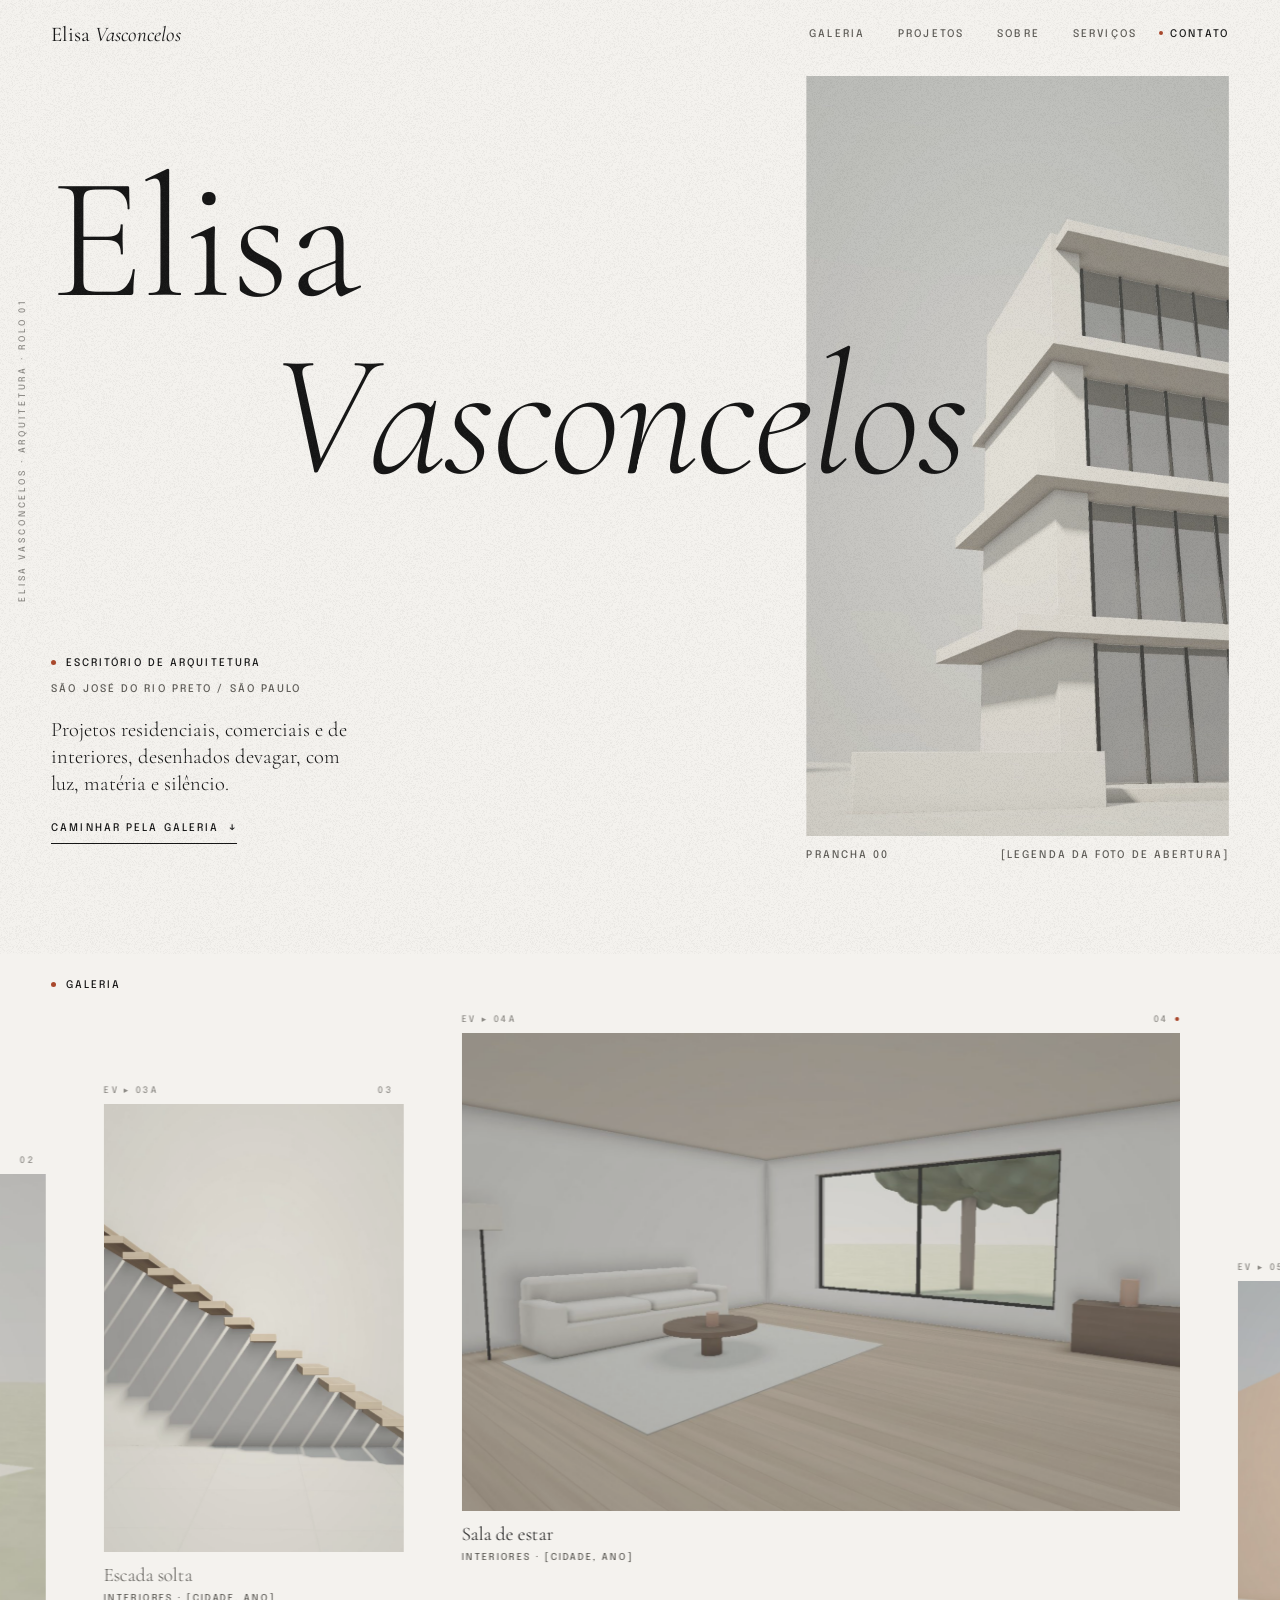
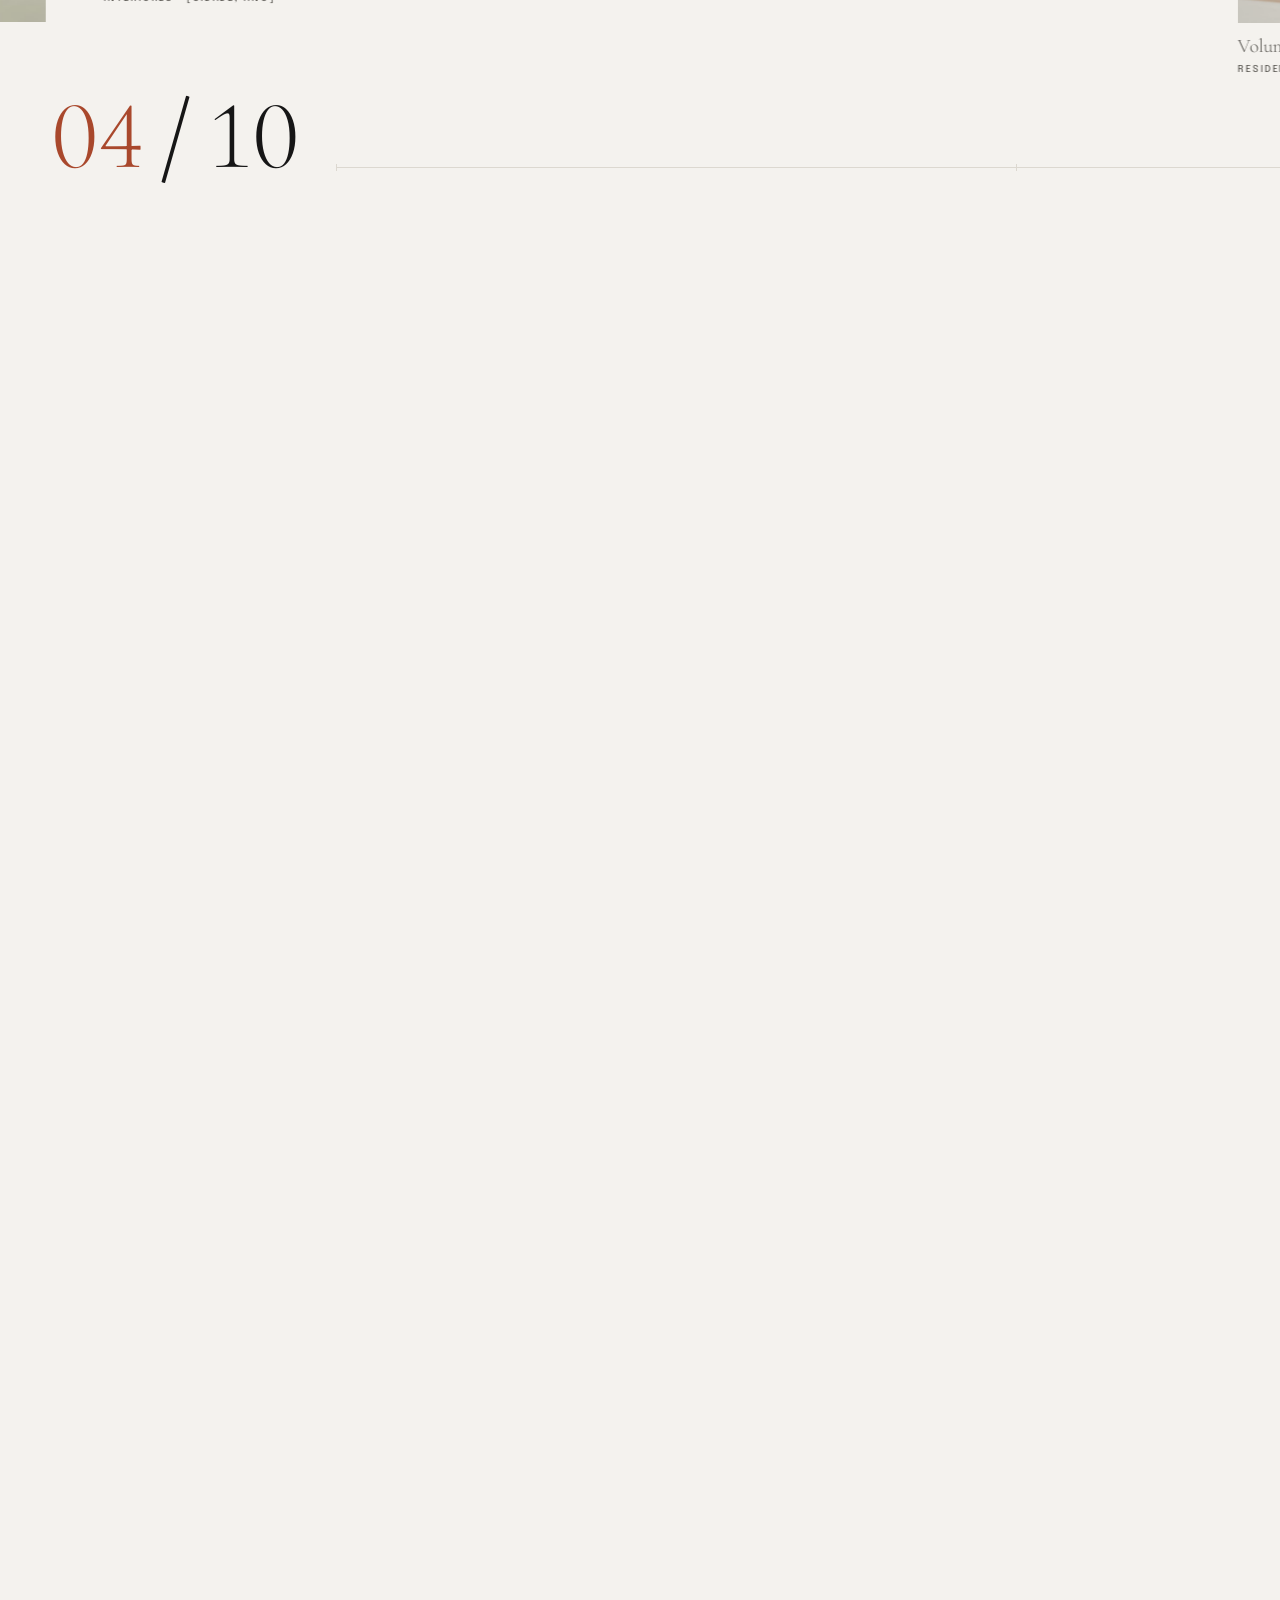
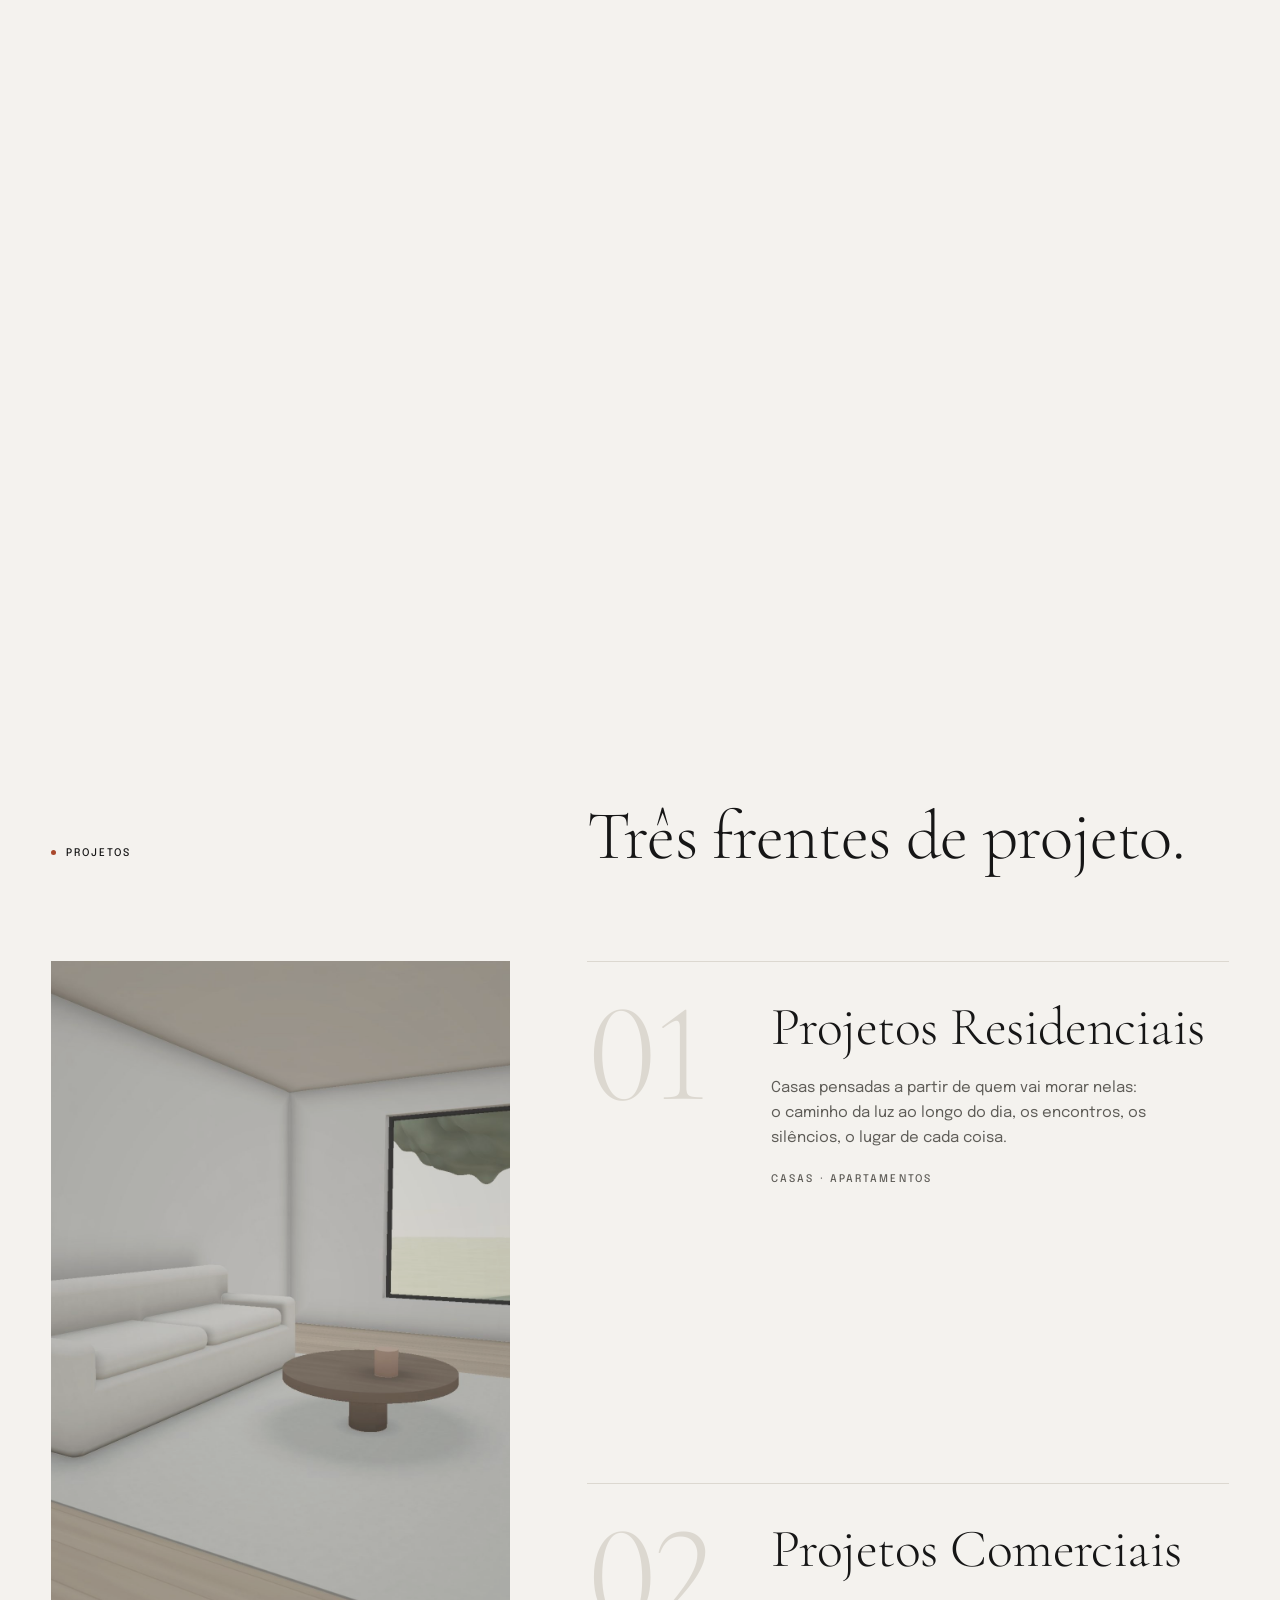
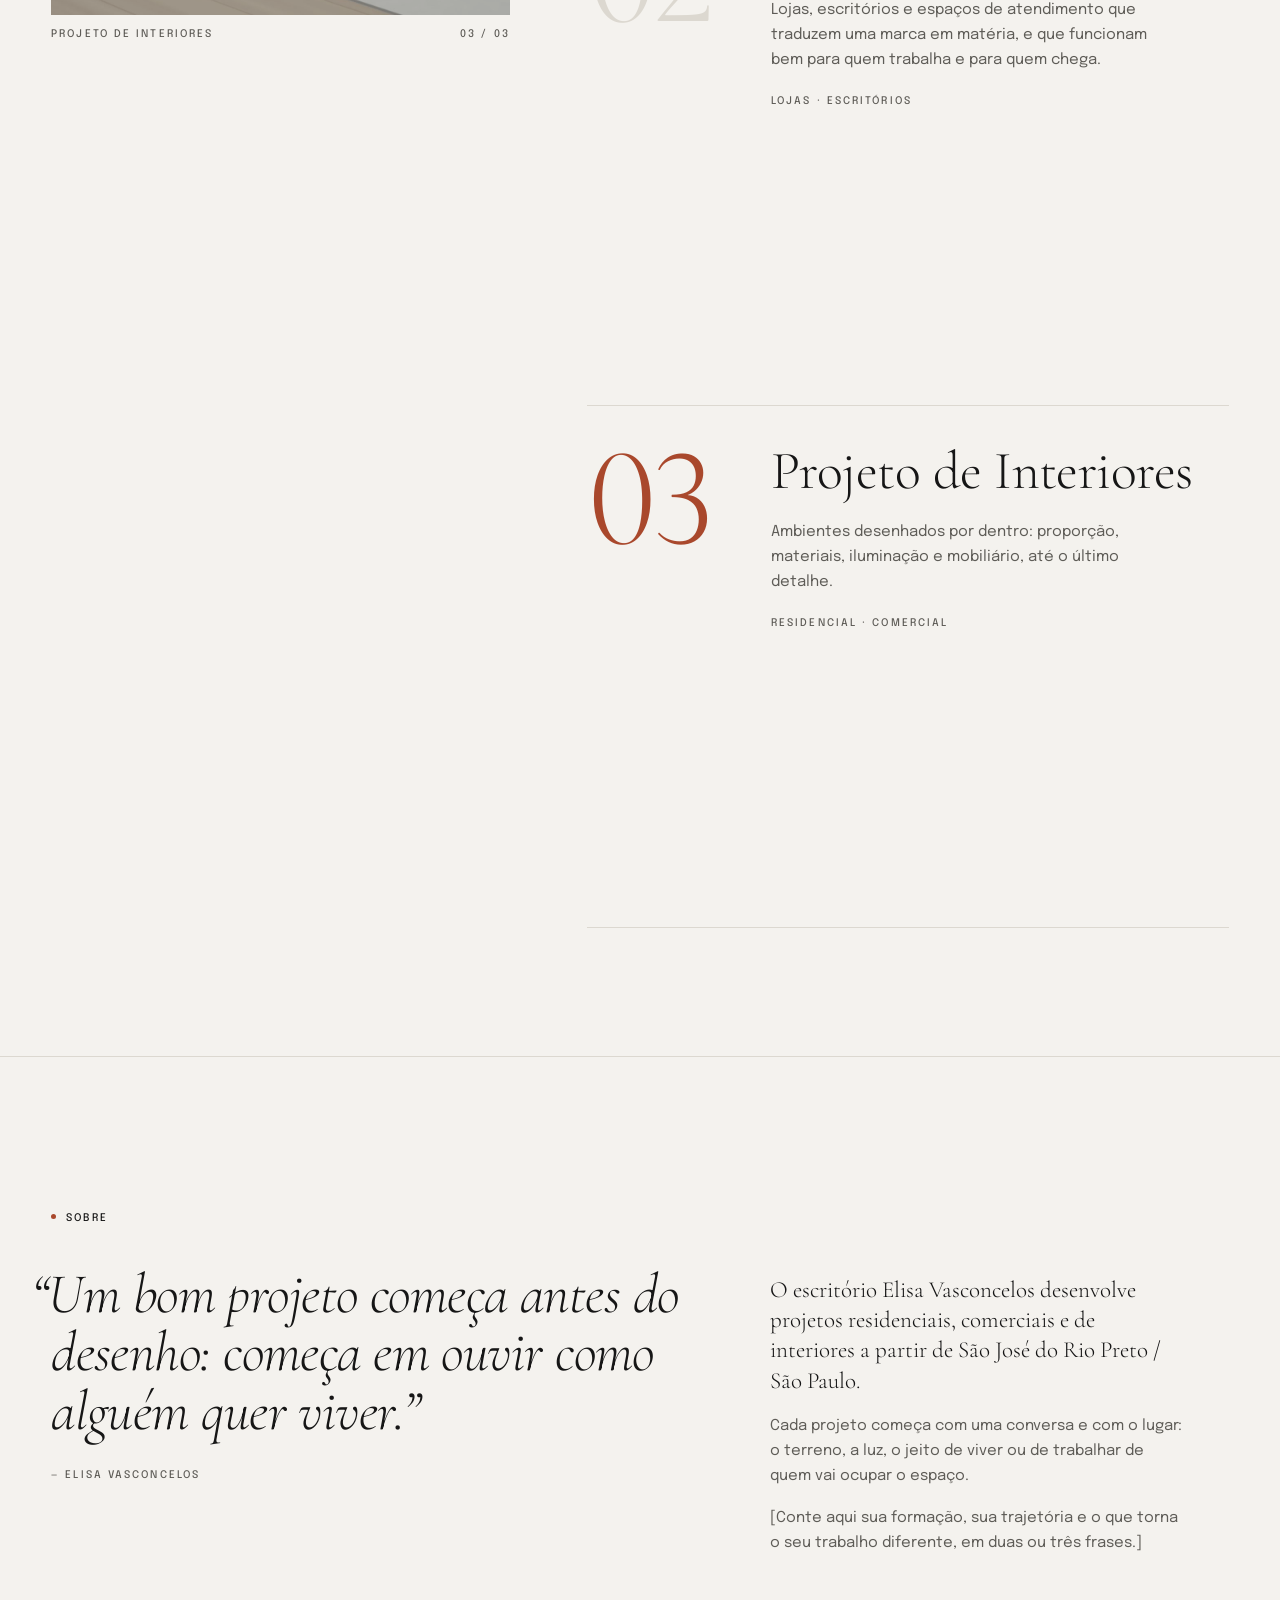
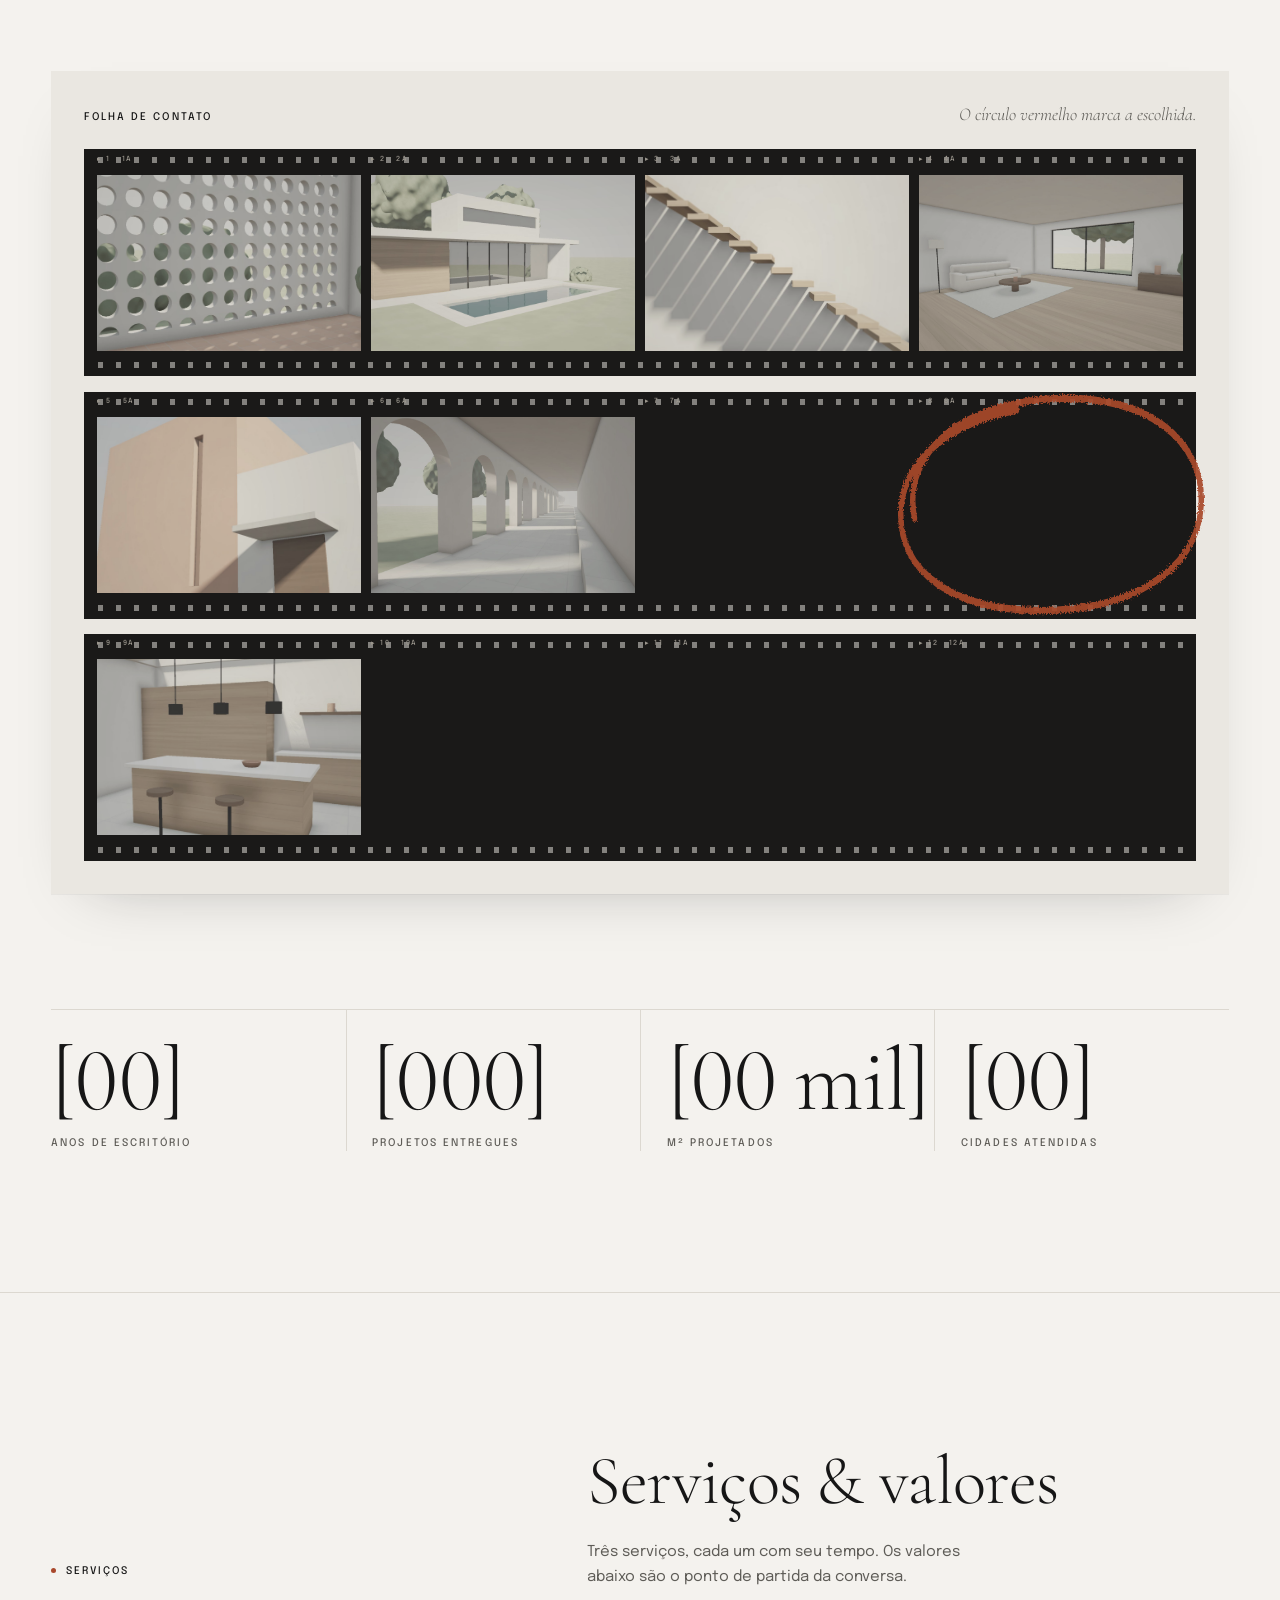
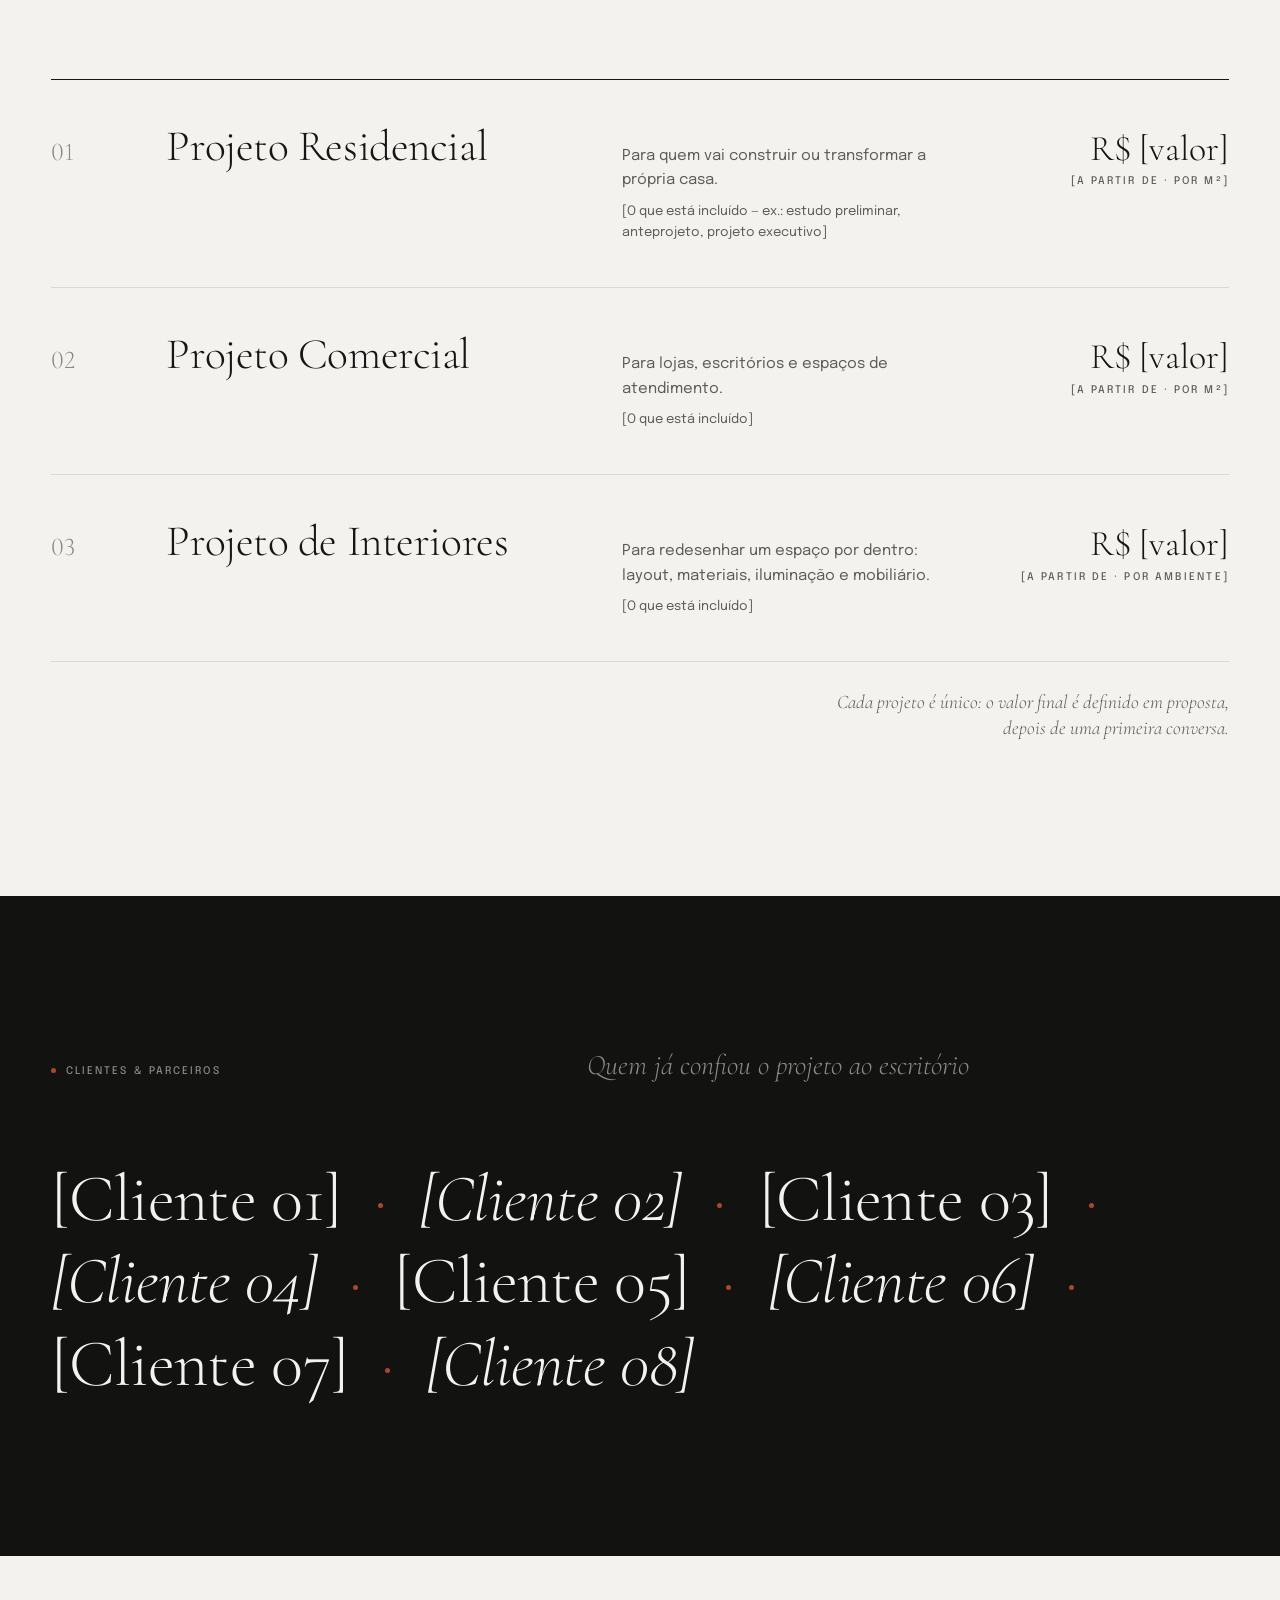
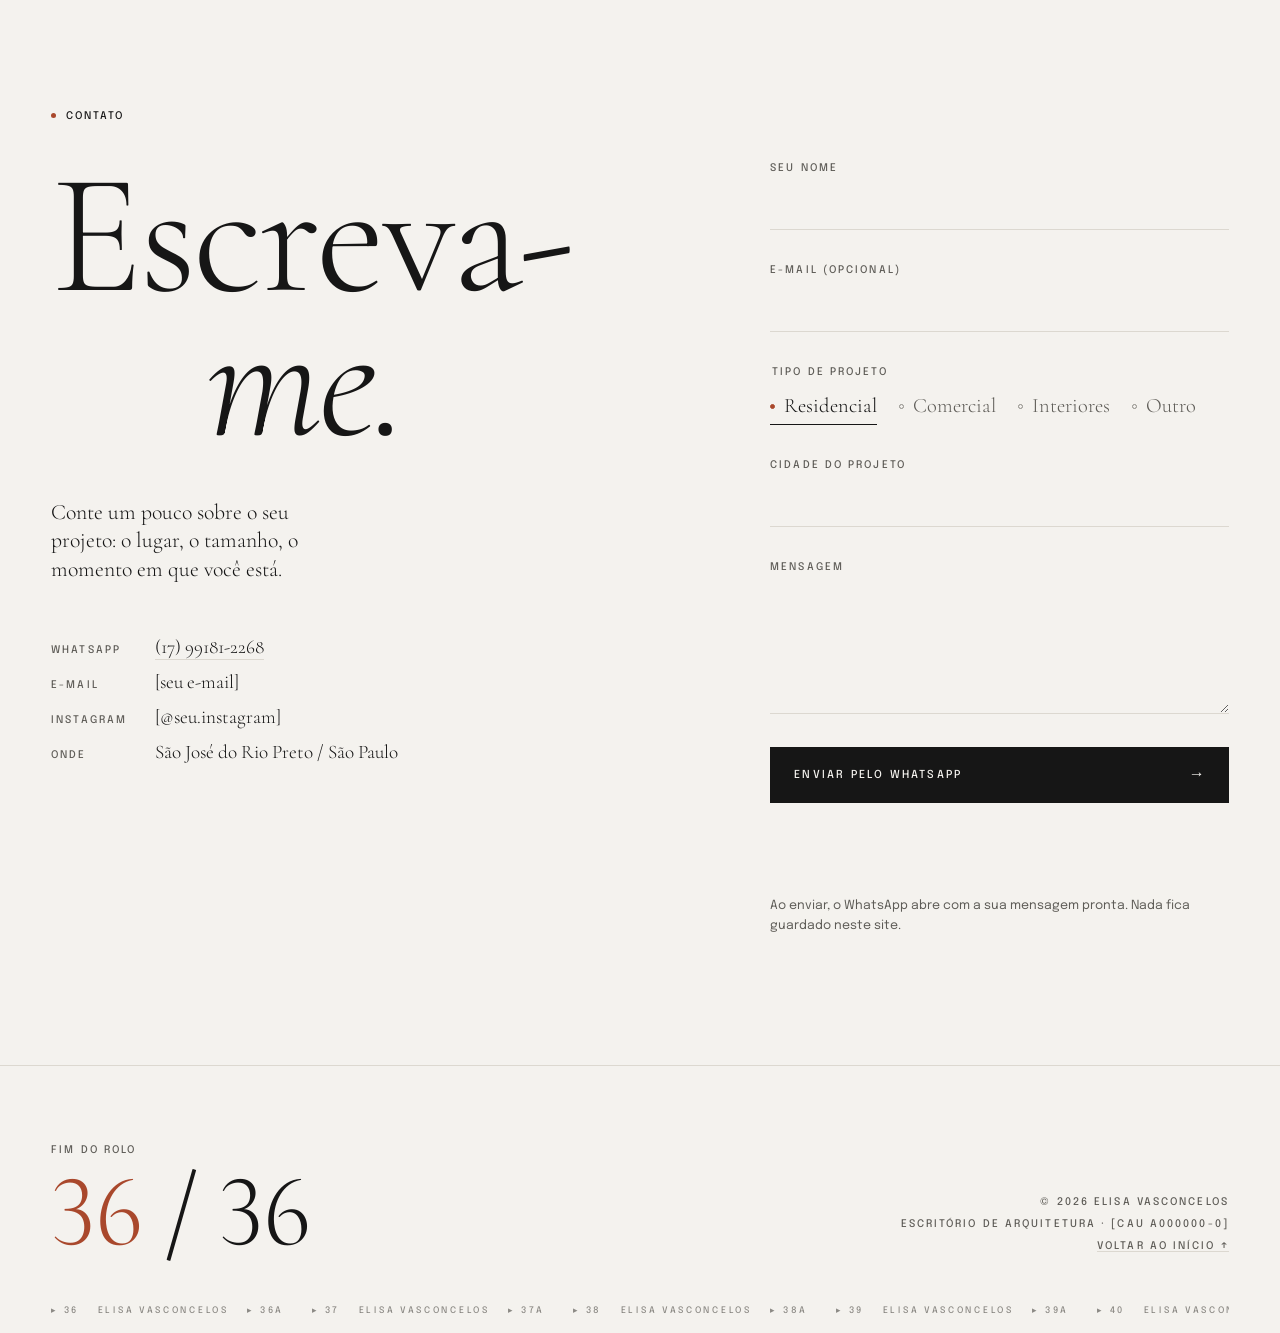
<file: index.html>
<!doctype html>
<html lang="pt-BR">
<head>
<meta charset="utf-8">
<meta name="viewport" content="width=device-width, initial-scale=1, viewport-fit=cover">
<!--META:START-->
<title>Elisa Vasconcelos — Escritório de Arquitetura</title>
<meta name="description" content="Escritório de arquitetura em São José do Rio Preto / São Paulo. Projetos residenciais, comerciais e de interiores.">
<meta property="og:title" content="Elisa Vasconcelos — Escritório de Arquitetura">
<meta property="og:description" content="Escritório de arquitetura em São José do Rio Preto / São Paulo. Projetos residenciais, comerciais e de interiores.">
<!--META:END-->
<meta property="og:type" content="website">
<meta property="og:locale" content="pt_BR">
<meta name="theme-color" content="#F4F2EE">
<link rel="icon" href="assets/img/favicon.svg" type="image/svg+xml">
<script>
  document.documentElement.classList.add('js');
  // pré-carrega as fontes quando o site está online (não funciona abrindo o arquivo direto)
  if (location.protocol !== 'file:') ['cormorant-garamond', 'cormorant-garamond-italic', 'epilogue'].forEach(function (f) {
    var l = document.createElement('link'); l.rel = 'preload'; l.as = 'font'; l.type = 'font/woff2'; l.crossOrigin = 'anonymous';
    l.href = 'assets/fonts/' + f + '.woff2'; document.head.appendChild(l);
  });
</script>
<link rel="stylesheet" href="assets/css/site.css">
</head>
<body>
<a class="skip" href="#galeria">Pular para a galeria</a>

<header class="top" id="top">
  <a class="top__brand" href="#inicio" data-r="brand"></a>
  <nav class="top__nav" aria-label="Principal" data-r="nav"></nav>
  <button class="top__menu" type="button" aria-expanded="false" aria-controls="menu">Menu</button>
</header>

<div class="menu" id="menu" hidden>
  <nav class="menu__nav" aria-label="Menu" data-r="menu"></nav>
  <p class="menu__foot" data-r="menuFoot"></p>
</div>

<main>
  <section class="hero" id="inicio" data-r="hero" aria-label="Abertura"></section>
  <section class="gallery" id="galeria" data-r="gallery" aria-label="Galeria"></section>
  <section class="series" id="projetos" data-r="series" aria-label="Projetos"></section>
  <section class="about" id="sobre" data-r="about" aria-label="Sobre"></section>
  <section class="services" id="servicos" data-r="services" aria-label="Serviços e valores"></section>
  <section class="clients" id="clientes" data-r="clients" aria-label="Clientes"></section>
  <section class="contact" id="contato" data-r="contact" aria-label="Contato"></section>
</main>

<footer class="foot" data-r="footer"></footer>

<div class="viewer" id="viewer" role="dialog" aria-modal="true" aria-label="Visualizador de fotos" hidden>
  <div class="viewer__stage"></div>
  <div class="viewer__bar">
    <p class="viewer__count" aria-live="polite"></p>
    <p class="viewer__caption"></p>
    <div class="viewer__ctrl">
      <button type="button" class="viewer__btn" data-v="prev" aria-label="Foto anterior">←</button>
      <button type="button" class="viewer__btn" data-v="next" aria-label="Próxima foto">→</button>
      <button type="button" class="viewer__btn viewer__close" data-v="close">Fechar</button>
    </div>
  </div>
</div>

<div class="grain" aria-hidden="true"></div>

<noscript><p class="noscript">Este site precisa de JavaScript ativado para mostrar as fotos e os textos.</p></noscript>

<script src="content/content.js"></script>
<script src="assets/js/site.js"></script>
</body>
</html>
</file>
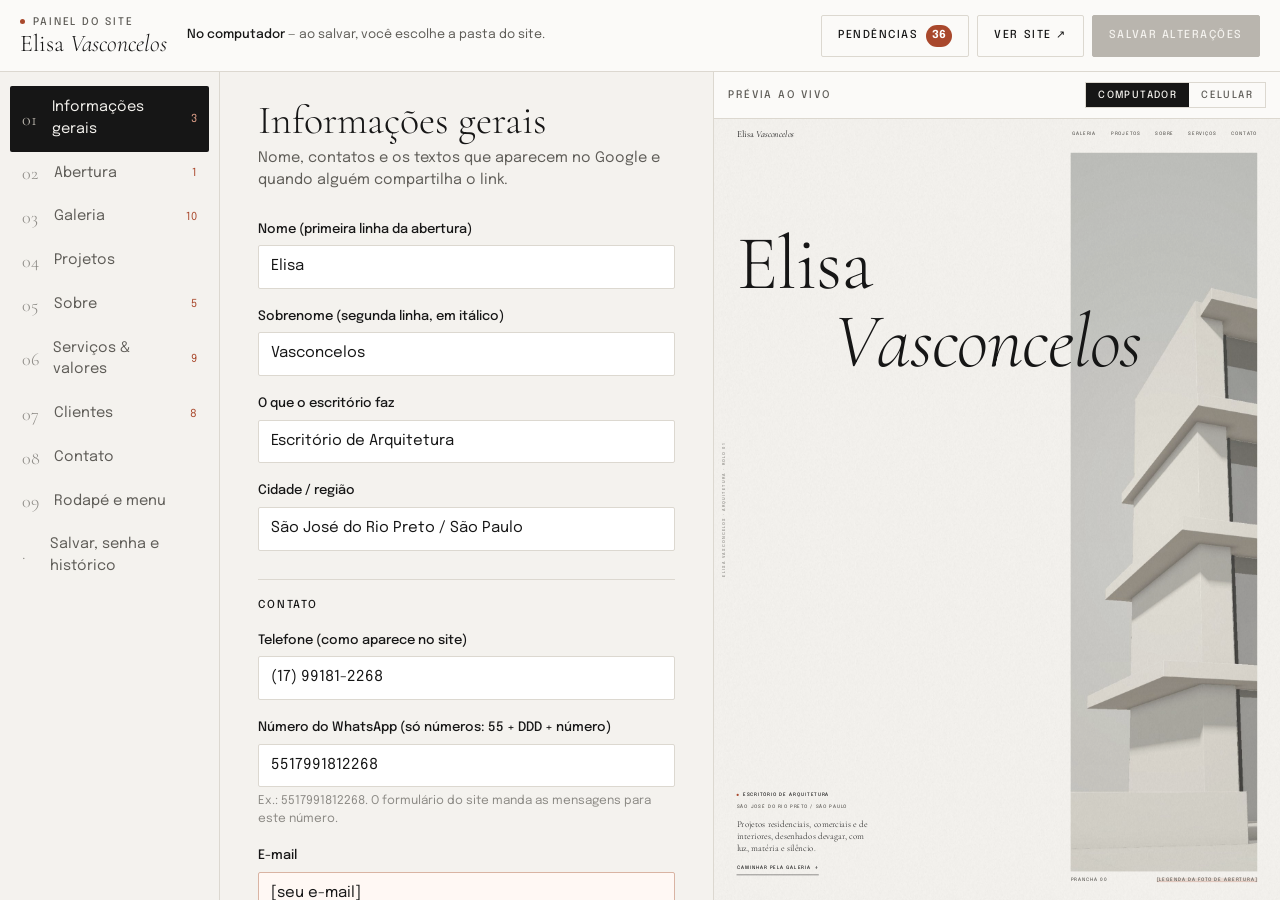
<file: admin/index.html>
<!doctype html>
<html lang="pt-BR">
<head>
<meta charset="utf-8">
<meta name="viewport" content="width=device-width, initial-scale=1">
<meta name="robots" content="noindex, nofollow">
<title>Painel do site — Elisa Vasconcelos</title>
<link rel="icon" href="../assets/img/favicon.svg" type="image/svg+xml">
<link rel="stylesheet" href="admin.css">
</head>
<body>

<!-- Tela de entrada (só aparece quando o site está numa hospedagem com PHP) -->
<div class="gate" id="gate" hidden>
  <form class="gate__card" id="gate-form">
    <p class="eyebrow"><i class="dot"></i>Painel do site</p>
    <h1 class="gate__title" id="gate-title">Entrar</h1>
    <p class="gate__text" id="gate-text">Digite a senha do painel.</p>
    <label class="f"><span>Senha</span><input type="password" id="gate-pass" autocomplete="current-password" required></label>
    <label class="f" id="gate-pass2-wrap" hidden><span>Repita a senha</span><input type="password" id="gate-pass2" autocomplete="new-password"></label>
    <p class="gate__err" id="gate-err" role="alert"></p>
    <button class="btn btn--primary" type="submit" id="gate-btn">Entrar</button>
  </form>
</div>

<div class="app" id="app" hidden>
  <header class="bar">
    <div class="bar__brand">
      <p class="eyebrow"><i class="dot"></i>Painel do site</p>
      <p class="bar__name" id="bar-name">Elisa <em>Vasconcelos</em></p>
    </div>
    <p class="bar__mode" id="mode-pill"></p>
    <div class="bar__actions">
      <button class="btn btn--ghost" type="button" id="btn-todo">Pendências <b id="todo-count">0</b></button>
      <a class="btn btn--ghost" href="../index.html" target="_blank" rel="noopener">Ver site ↗</a>
      <button class="btn btn--primary" type="button" id="btn-save" disabled>Salvar alterações</button>
    </div>
  </header>

  <div class="notice" id="notice" hidden></div>

  <div class="work">
    <nav class="side" id="side" aria-label="Seções"></nav>

    <main class="editor" id="editor" tabindex="-1"></main>

    <aside class="preview" id="preview">
      <div class="preview__bar">
        <p class="eyebrow">Prévia ao vivo</p>
        <div class="seg" role="group" aria-label="Tamanho da prévia">
          <button type="button" data-dev="desktop" class="is-on">Computador</button>
          <button type="button" data-dev="phone">Celular</button>
        </div>
      </div>
      <div class="preview__stage" id="preview-stage">
        <iframe id="preview-frame" title="Prévia do site"></iframe>
      </div>
    </aside>
  </div>

  <button class="fab" type="button" id="btn-preview-toggle">Ver prévia</button>
</div>

<!-- Pendências: textos entre [colchetes] -->
<div class="modal" id="todo" hidden role="dialog" aria-modal="true" aria-labelledby="todo-title">
  <div class="modal__card">
    <div class="modal__head"><h2 id="todo-title">Pendências</h2><button class="btn btn--ghost" type="button" data-close>Fechar</button></div>
    <p class="modal__text">Textos entre <b>[colchetes]</b> são marcadores que eu deixei onde faltam informações reais. Clique para ir até o campo.</p>
    <ol class="todo" id="todo-list"></ol>
  </div>
</div>

<!-- Escolher foto -->
<div class="modal" id="picker" hidden role="dialog" aria-modal="true" aria-labelledby="picker-title">
  <div class="modal__card modal__card--wide">
    <div class="modal__head"><h2 id="picker-title">Escolher foto</h2><button class="btn btn--ghost" type="button" data-close>Fechar</button></div>
    <label class="drop" id="picker-drop">
      <input type="file" accept="image/jpeg,image/png,image/webp" id="picker-file">
      <b>Enviar uma foto do computador ou celular</b>
      <span>JPG, PNG ou WebP. Fotos grandes são reduzidas automaticamente para carregar rápido.</span>
    </label>
    <p class="eyebrow picker__label">Ou use uma foto que já está no site</p>
    <div class="picker__grid" id="picker-grid"></div>
  </div>
</div>

<div class="toast" id="toast" role="status" aria-live="polite"></div>

<script src="../content/content.js"></script>
<script src="admin.js"></script>
</body>
</html>
</file>
<file: assets/css/site.css>
/* ==========================================================================
   Elisa Vasconcelos — Escritório de Arquitetura
   Folha de estilos do site
   ========================================================================== */

@font-face { font-family: "Cormorant Garamond"; src: url("../fonts/cormorant-garamond.woff2") format("woff2"); font-weight: 300 700; font-style: normal; font-display: swap; }
@font-face { font-family: "Cormorant Garamond"; src: url("../fonts/cormorant-garamond-italic.woff2") format("woff2"); font-weight: 300 700; font-style: italic; font-display: swap; }
@font-face { font-family: "Epilogue"; src: url("../fonts/epilogue.woff2") format("woff2"); font-weight: 100 900; font-style: normal; font-display: swap; }

:root {
  --paper: #F4F2EE;
  --ink: #161616;
  --film: #8C8A85;
  --graphite: #5E5C57;
  --mat: #DCD8D0;
  --red: #A9482C;
  --night: #121211;
  --night-ink: #3a3936;
  --serif: "Cormorant Garamond", "Cormorant", Garamond, "Times New Roman", serif;
  --sans: "Epilogue", "Helvetica Neue", Arial, sans-serif;
  --gut: clamp(16px, 4vw, 56px);
  --top-h: 68px;
  --ease: cubic-bezier(.2, .7, .1, 1);
  --ease-io: cubic-bezier(.65, 0, .35, 1);
  --photo-filter: saturate(.84) contrast(.97);
}

*, *::before, *::after { box-sizing: border-box; }
html { -webkit-text-size-adjust: 100%; text-size-adjust: 100%; scroll-padding-top: var(--top-h); }
body {
  margin: 0;
  background: var(--paper);
  color: var(--ink);
  font: 400 15px/1.65 var(--sans);
  -webkit-font-smoothing: antialiased;
  -moz-osx-font-smoothing: grayscale;
  font-variant-numeric: lining-nums;
  font-feature-settings: "lnum" 1, "kern" 1;
  overflow-x: hidden;
}
@supports (overflow: clip) { body { overflow-x: clip; } }
img { display: block; max-width: 100%; }
a { color: inherit; text-decoration: none; }
button { font: inherit; color: inherit; background: none; border: 0; padding: 0; cursor: pointer; }
h1, h2, h3, p, ol, ul, figure, dl, dd, blockquote { margin: 0; padding: 0; }
ol, ul { list-style: none; }
::selection { background: var(--ink); color: var(--paper); }
:focus-visible { outline: 1px solid currentColor; outline-offset: 4px; }

.sr-only { position: absolute !important; width: 1px; height: 1px; padding: 0; margin: -1px; overflow: hidden; clip: rect(0 0 0 0); white-space: nowrap; border: 0; }
.skip { position: fixed; left: 12px; top: -60px; z-index: 200; background: var(--ink); color: var(--paper); padding: 10px 16px; font: 500 11px/1 var(--sans); letter-spacing: .18em; text-transform: uppercase; }
.skip:focus { top: 12px; }
.noscript { padding: 120px var(--gut); font: 300 28px/1.3 var(--serif); }

.caps { font: 500 10.5px/1.5 var(--sans); letter-spacing: .2em; text-transform: uppercase; }
.dot { display: inline-block; width: 5px; height: 5px; border-radius: 50%; background: var(--red); vertical-align: middle; margin: -2px .9em 0 0; }
mark.ph { background: rgba(169, 72, 44, .12); color: inherit; box-shadow: inset 0 -1px 0 rgba(169, 72, 44, .55); }

/* ------------------------------------------------------------------ header */
.top {
  position: fixed; inset: 0 0 auto 0; z-index: 60;
  height: var(--top-h);
  display: flex; align-items: center; justify-content: space-between; gap: 24px;
  padding: 0 var(--gut);
  transition: background-color .5s ease, box-shadow .5s ease, transform .5s var(--ease);
}
.top.is-solid { background: rgba(244, 242, 238, .94); box-shadow: 0 1px 0 var(--mat); }
.top.is-dark { color: var(--paper); background: rgba(18, 18, 17, .9); box-shadow: 0 1px 0 #2a2927; }
.top.is-dark .top__nav a { color: #a8a49c; }
.top.is-dark .top__nav a:hover, .top.is-dark .top__nav a.is-current { color: var(--paper); }
@supports (backdrop-filter: blur(8px)) { .top.is-solid { background: rgba(244, 242, 238, .82); backdrop-filter: blur(10px); -webkit-backdrop-filter: blur(10px); } .top.is-dark { background: rgba(18, 18, 17, .84); } }
.top__brand { font: 400 21px/1 var(--serif); letter-spacing: .01em; white-space: nowrap; }
.top__brand em { font-style: italic; }
.top__nav { display: flex; gap: clamp(18px, 2.6vw, 40px); }
.top__nav a { font: 500 10.5px/1 var(--sans); letter-spacing: .2em; text-transform: uppercase; color: var(--graphite); padding: 10px 0; position: relative; transition: color .3s; }
.top__nav a:hover, .top__nav a.is-current { color: var(--ink); }
.top__nav a.is-current::before { content: ""; position: absolute; left: -11px; top: 50%; width: 4px; height: 4px; margin-top: -3px; border-radius: 50%; background: var(--red); }
.top__menu { display: none; font: 500 10.5px/1 var(--sans); letter-spacing: .2em; text-transform: uppercase; padding: 14px 0 14px 14px; }

.menu {
  position: fixed; inset: 0; z-index: 55;
  background: var(--paper);
  padding: calc(var(--top-h) + 4vh) var(--gut) 32px;
  display: flex; flex-direction: column; justify-content: space-between;
  opacity: 0; transition: opacity .4s ease;
}
.menu[hidden] { display: none; }
.menu.is-open { opacity: 1; }
.menu__nav a { display: flex; align-items: baseline; gap: 18px; font: 300 clamp(40px, 11vw, 64px)/1.12 var(--serif); padding: 4px 0; border-bottom: 1px solid var(--mat); }
.menu__nav a span { font: 500 10.5px/1 var(--sans); letter-spacing: .2em; color: var(--film); width: 24px; }
.menu__foot { color: var(--graphite); }

/* -------------------------------------------------------------------- hero */
.hero {
  position: relative;
  min-height: max(100svh, 600px);
  padding: 0 var(--gut);
  isolation: isolate;
}
.hero__figure {
  position: absolute; z-index: 0;
  right: var(--gut);
  top: calc(var(--top-h) + 8px);
  width: clamp(240px, 33vw, 600px);
  height: calc(max(100svh, 600px) - var(--top-h) - 72px);
}
.hero__img { position: relative; width: 100%; height: 100%; overflow: hidden; background: #ECEAE5; }
.hero__img img { width: 100%; height: 100%; object-fit: cover; object-position: 50% 0; filter: var(--photo-filter); }
.hero__caption { position: absolute; left: 0; right: 0; top: 100%; padding-top: 12px; color: var(--graphite); display: flex; justify-content: space-between; gap: 16px; }
.hero__name {
  position: relative; z-index: 2;
  font-family: var(--serif); font-weight: 300;
  font-size: clamp(64px, min(13.6vw, 22svh), 236px);
  line-height: .86;
  letter-spacing: -.012em;
  padding-top: calc(var(--top-h) + 10svh);
  pointer-events: none;
}
.hero__line { display: block; overflow: hidden; padding: .04em .14em .12em; margin: 0 -.14em; white-space: nowrap; }
.hero__line--2 { font-style: italic; padding-left: calc(.14em + var(--step, 17vw)); }
.hero__line .ch { display: inline-block; }
.hero__info {
  position: absolute; z-index: 2;
  left: var(--gut); bottom: 56px;
  width: min(30vw, 400px);
  display: grid; gap: 10px;
}
.hero__eyebrow { color: var(--ink); }
.hero__city { color: var(--graphite); }
.hero__intro { font: 300 clamp(19px, 1.6vw, 24px)/1.3 var(--serif); color: var(--ink); margin-top: 10px; max-width: 30ch; }
.hero__cta { margin-top: 14px; display: inline-flex; gap: 10px; align-items: center; width: max-content; padding-bottom: 6px; border-bottom: 1px solid var(--ink); }
.hero__cta span { transition: transform .4s var(--ease); }
.hero__cta:hover span { transform: translateY(3px); }
.hero__edge {
  position: absolute; left: calc(var(--gut) * .32); top: 50%;
  writing-mode: vertical-rl; transform: translateY(-50%) rotate(180deg);
  color: var(--film); font-size: 9px; letter-spacing: .32em; white-space: nowrap;
}

/* intro motion (only with JS + motion allowed) */
.js .hero__img img { clip-path: inset(100% 0 0 0); filter: grayscale(1) brightness(1.4) contrast(.62); transform: scale(1.08); }
.js .hero__line .ch { transform: translateY(112%); }
.js .hero__line--2 { transform: translateX(-5vw); }
.js .hero__info, .js .hero__caption, .js .hero__edge { opacity: 0; }
.is-ready .hero__img img {
  clip-path: inset(0 0 0 0); filter: var(--photo-filter); transform: none;
  transition: clip-path 1.7s var(--ease-io) .1s, transform 2.4s var(--ease) .1s, filter 3.2s ease .9s;
}
.is-ready .hero__line .ch { transform: none; transition: transform 1.25s var(--ease) calc(.45s + var(--i) * 42ms); }
.is-ready .hero__line--2 { transform: none; transition: transform 1.9s var(--ease) .55s; }
.is-ready .hero__info, .is-ready .hero__caption, .is-ready .hero__edge { opacity: 1; transition: opacity 1.2s ease 1.5s; }

/* ----------------------------------------------------------------- gallery */
.gallery { position: relative; }
.gallery__pin {
  position: sticky; top: 0;
  height: 100vh; height: 100svh;
  overflow: hidden;
  display: grid; grid-template-rows: auto minmax(0, 1fr) auto;
  padding-top: calc(var(--top-h) + 6px);
}
.gallery__head { display: flex; justify-content: space-between; align-items: baseline; gap: 16px; padding: 4px var(--gut) 0; color: var(--graphite); }
.gallery__head .caps:first-child { color: var(--ink); }
.gallery__viewport { position: relative; min-height: 0; padding-top: 2.4vh; }
.gallery__track { display: flex; align-items: flex-start; gap: clamp(28px, 4.6vw, 88px); padding: 0 var(--gut); height: 100%; will-change: transform; }
.g-intro { flex: none; width: min(30vw, 400px); align-self: center; padding-right: 2vw; }
.g-intro__title { font: 300 clamp(34px, 3.6vw, 56px)/1.02 var(--serif); letter-spacing: -.005em; }
.g-intro__title em { font-style: italic; }
.g-intro__text { margin-top: 20px; color: var(--graphite); max-width: 34ch; }
.g-intro__hint { margin-top: 28px; color: var(--graphite); display: flex; align-items: center; gap: 12px; }
.g-intro__hint::after { content: ""; width: 48px; height: 1px; background: currentColor; }

.g-item { flex: none; position: relative; }
.g-item__edge { display: flex; justify-content: space-between; gap: 12px; margin-bottom: 9px; font: 500 9px/1 var(--sans); letter-spacing: .26em; color: var(--film); white-space: nowrap; }
.g-item__edge .dot { width: 4px; height: 4px; margin: -2px 0 0 .7em; opacity: 0; transition: opacity .4s; }
.g-item.is-active .g-item__edge .dot { opacity: 1; }
.g-item__frame { display: block; position: relative; overflow: hidden; background: #E7E4DE; cursor: zoom-in; width: 100%; }
.g-item__frame img { width: 100%; height: 100%; object-fit: cover; filter: var(--photo-filter); transform: translate3d(var(--px, 0%), 0, 0) scale(1.08); transition: filter .6s ease; }
.g-item__frame:hover img { filter: saturate(.95) contrast(1); }
.g-item__cap { margin-top: 12px; color: var(--graphite); transition: color .6s ease; }
.g-item__title { font: 300 clamp(18px, 1.5vw, 22px)/1.2 var(--serif); }
.g-item__meta { margin-top: 4px; font-size: 9.5px; color: var(--graphite); }
.g-item.is-active .g-item__cap { color: var(--ink); }
.g-item.is-active .g-item__meta { color: var(--graphite); }

.gallery__foot { display: grid; grid-template-columns: auto minmax(0, 1fr); align-items: end; gap: clamp(20px, 3vw, 48px); padding: 0 var(--gut) clamp(14px, 2.6vh, 30px); }
.counter { display: flex; align-items: flex-end; font: 300 clamp(54px, 7.6vw, 124px)/.82 var(--serif); letter-spacing: -.02em; font-variant-numeric: lining-nums tabular-nums; white-space: nowrap; }
.counter__cur { display: inline-flex; color: var(--red); }
.counter__sep { margin: 0 .16em; color: var(--ink); }
.counter__tot { color: var(--ink); }
.digit { display: inline-block; height: .82em; overflow: hidden; }
.digit__strip { display: block; transition: transform .8s var(--ease); }
.digit__strip span { display: block; height: .82em; line-height: .82; }
.progress { position: relative; height: 1px; background: var(--mat); margin-bottom: .55em; }
.progress__mark { position: absolute; top: -3px; width: 1px; height: 7px; background: var(--mat); }
.progress__tick { position: absolute; top: -8px; left: -1px; width: 2px; height: 17px; background: var(--ink); will-change: transform; }
.progress__label { position: absolute; right: 0; bottom: 12px; color: var(--film); }

.gallery.is-static .gallery__pin { position: relative; height: auto; min-height: 0; padding-bottom: 8px; }
.gallery.is-static .gallery__viewport { overflow-x: auto; scroll-snap-type: x mandatory; scrollbar-width: thin; padding-bottom: 20px; }
.gallery.is-static .gallery__track { height: auto; will-change: auto; }
.gallery.is-static .g-item, .gallery.is-static .g-intro { scroll-snap-align: center; }

/* ------------------------------------------------------------------ series */
.series {
  position: relative;
  padding: clamp(110px, 14vw, 210px) var(--gut) clamp(80px, 10vw, 160px);
  display: grid; grid-template-columns: minmax(0, 5fr) minmax(0, 7fr);
  column-gap: clamp(32px, 6vw, 120px);
}
.sec-head { grid-column: 1 / -1; display: grid; grid-template-columns: minmax(0, 5fr) minmax(0, 7fr); column-gap: inherit; align-items: end; margin-bottom: clamp(48px, 7vw, 110px); }
.sec-head .caps { color: var(--ink); padding-bottom: .9em; }
.sec-title { font: 300 clamp(40px, 5.4vw, 88px)/1 var(--serif); letter-spacing: -.01em; }
.sec-title em { font-style: italic; }

.series__cover { position: sticky; top: calc(var(--top-h) + 7svh); height: calc(100svh - var(--top-h) - 16svh); align-self: start; }
.series__frames { position: relative; height: calc(100% - 34px); overflow: hidden; background: #E7E4DE; }
.series__frames figure { position: absolute; inset: 0; opacity: 0; transform: scale(1.04); transition: opacity 1s ease, transform 1.6s var(--ease); }
.series__frames figure.is-active { opacity: 1; transform: none; }
.series__frames img { width: 100%; height: 100%; object-fit: cover; filter: var(--photo-filter); }
.series__label { margin-top: 12px; color: var(--graphite); display: flex; justify-content: space-between; }
.series__list { border-top: 1px solid var(--mat); }
.s-item { min-height: 58svh; display: grid; grid-template-columns: clamp(96px, 12vw, 210px) minmax(0, 1fr); column-gap: clamp(16px, 2.4vw, 40px); padding: clamp(24px, 3vw, 40px) 0 clamp(48px, 6vw, 96px); border-bottom: 1px solid var(--mat); cursor: default; }
.s-item__num { font: 300 clamp(80px, 11vw, 190px)/.78 var(--serif); letter-spacing: -.03em; color: var(--mat); transition: color .7s ease; font-variant-numeric: lining-nums; }
.s-item.is-active .s-item__num { color: var(--red); }
.s-item__title { font: 300 clamp(34px, 4.2vw, 68px)/1 var(--serif); letter-spacing: -.01em; }
.s-item__title em { font-style: italic; }
.s-item__text { margin-top: 22px; max-width: 42ch; color: var(--graphite); }
.s-item__tags { margin-top: 22px; color: var(--graphite); }
.s-item__img { display: none; }

/* ------------------------------------------------------------------- about */
.about { padding: clamp(100px, 12vw, 190px) var(--gut) clamp(90px, 11vw, 170px); border-top: 1px solid var(--mat); }
.about__grid { display: grid; grid-template-columns: minmax(0, 7fr) minmax(0, 5fr); column-gap: clamp(32px, 6vw, 120px); align-items: start; }
.about__label { color: var(--ink); margin-bottom: clamp(28px, 3vw, 44px); }
.about__quote { font: italic 300 clamp(34px, 4.4vw, 72px)/1.04 var(--serif); letter-spacing: -.01em; text-indent: -.36em; }
.about__by { margin-top: 28px; color: var(--graphite); }
.about__text { display: grid; gap: 18px; padding-top: clamp(0px, 5vw, 86px); color: var(--graphite); max-width: 46ch; }
.about__text p:first-child { font: 300 clamp(21px, 1.8vw, 27px)/1.32 var(--serif); color: var(--ink); }

.sheet { position: relative; margin-top: clamp(72px, 9vw, 140px); background: #EAE7E1; padding: clamp(14px, 2.6vw, 40px); box-shadow: 0 1px 0 rgba(0,0,0,.04), 0 24px 60px -40px rgba(22,22,22,.35); }
.sheet__head { display: flex; justify-content: space-between; align-items: baseline; gap: 16px; margin-bottom: clamp(12px, 1.8vw, 24px); }
.sheet__head .caps { color: var(--ink); }
.sheet__cap { font: italic 300 clamp(16px, 1.4vw, 21px)/1.2 var(--serif); color: var(--graphite); text-align: right; }
.sheet__strips { display: grid; gap: clamp(8px, 1.2vw, 16px); }
.sheet__strip { position: relative; background: #1a1918; padding: clamp(18px, 2vw, 26px) clamp(6px, 1vw, 14px); display: grid; grid-template-columns: repeat(4, minmax(0, 1fr)); gap: clamp(5px, .8vw, 12px); }
.sheet__strip::before, .sheet__strip::after { content: ""; position: absolute; left: 6px; right: 6px; height: clamp(4px, .5vw, 6px); background: repeating-linear-gradient(90deg, transparent 0 8px, rgba(236, 233, 227, .5) 8px 13px, transparent 13px 18px); }
.sheet__strip::before { top: clamp(5px, .6vw, 8px); }
.sheet__strip::after { bottom: clamp(5px, .6vw, 8px); }
.sheet__edge { position: absolute; left: 14px; right: 14px; bottom: clamp(9px, 1vw, 13px); display: none; }
.sheet__frame { position: relative; aspect-ratio: 3 / 2; }
.sheet__frame img { width: 100%; height: 100%; object-fit: cover; filter: var(--photo-filter) brightness(.97); }
.sheet__no { position: absolute; left: 0; top: calc(-1 * clamp(13px, 1.5vw, 19px)); font: 500 clamp(6px, .55vw, 8px)/1 var(--sans); letter-spacing: .22em; color: #9b968d; white-space: nowrap; }
.grease { position: absolute; left: -16%; top: -26%; width: 132%; height: 152%; overflow: visible; pointer-events: none; z-index: 2; }
.grease path { fill: none; stroke: var(--red); stroke-width: 3.2; stroke-linecap: round; stroke-linejoin: round; opacity: .92; }
.js .grease path { stroke-dasharray: 1; stroke-dashoffset: 1; }
.sheet.is-drawn .grease path { stroke-dashoffset: 0; transition: stroke-dashoffset 1.5s var(--ease-io) .3s; }

.stats { display: grid; grid-template-columns: repeat(4, minmax(0, 1fr)); margin-top: clamp(72px, 9vw, 140px); border-top: 1px solid var(--mat); }
.stat { padding: clamp(20px, 2.4vw, 32px) clamp(12px, 2vw, 28px) 0; border-left: 1px solid var(--mat); }
.stat:first-child { border-left: 0; padding-left: 0; }
.stat__v { font: 300 clamp(52px, 7vw, 116px)/.9 var(--serif); letter-spacing: -.02em; font-variant-numeric: lining-nums; white-space: nowrap; }
.stat__l { margin-top: 14px; color: var(--graphite); }

/* ---------------------------------------------------------------- services */
.services { padding: clamp(100px, 12vw, 190px) var(--gut); border-top: 1px solid var(--mat); }
.services .sec-head { grid-template-columns: minmax(0, 5fr) minmax(0, 7fr); column-gap: clamp(32px, 6vw, 120px); }
.services__intro { grid-column: 2; margin-top: 24px; color: var(--graphite); max-width: 46ch; }
.price { border-top: 1px solid var(--ink); }
.price__row { display: grid; grid-template-columns: clamp(40px, 6vw, 88px) minmax(0, 1.25fr) minmax(0, 1fr) minmax(150px, .7fr); column-gap: clamp(16px, 3vw, 48px); align-items: baseline; padding: clamp(26px, 3.4vw, 46px) 0; border-bottom: 1px solid var(--mat); }
.price__no { font: 300 clamp(22px, 2vw, 30px)/1 var(--serif); color: var(--film); font-variant-numeric: lining-nums; }
.price__title { font: 300 clamp(30px, 3.4vw, 52px)/1.02 var(--serif); letter-spacing: -.01em; }
.price__desc { color: var(--graphite); }
.price__inc { margin-top: 8px; font-size: 13px; color: var(--graphite); }
.price__val { text-align: right; }
.price__amt { font: 300 clamp(28px, 2.8vw, 42px)/1 var(--serif); white-space: nowrap; font-variant-numeric: lining-nums; }
.price__unit { margin-top: 8px; color: var(--graphite); }
.services__note { margin-top: 28px; font: italic 300 clamp(18px, 1.5vw, 22px)/1.35 var(--serif); color: var(--graphite); max-width: 52ch; margin-left: auto; text-align: right; }

/* ----------------------------------------------------------------- clients */
.clients { background: var(--night); color: var(--paper); padding: clamp(100px, 12vw, 180px) var(--gut); }
.clients__head { display: grid; grid-template-columns: minmax(0, 5fr) minmax(0, 7fr); column-gap: clamp(32px, 6vw, 120px); margin-bottom: clamp(44px, 6vw, 88px); align-items: baseline; }
.clients__head .caps { color: var(--film); }
.clients__title { font: italic 300 clamp(22px, 2.2vw, 32px)/1.2 var(--serif); color: var(--film); }
.clients__list { display: flex; flex-wrap: wrap; align-items: baseline; column-gap: .55em; row-gap: .08em; font: 300 clamp(34px, 5.2vw, 84px)/1.16 var(--serif); letter-spacing: -.01em; }
.clients__list li { color: var(--paper); }
.clients__list li:nth-child(even) { font-style: italic; }
.clients__list li:not(:last-child)::after { content: ""; display: inline-block; width: 5px; height: 5px; border-radius: 50%; background: var(--red); vertical-align: middle; margin: -4px 0 0 .55em; }
.js .clients__list li { color: var(--night-ink); filter: blur(1.5px); }
.clients.is-developed .clients__list li { color: var(--paper); filter: none; transition: color 2.2s ease calc(var(--i) * 160ms), filter 1.6s ease calc(var(--i) * 160ms); }

/* ----------------------------------------------------------------- contact */
.contact { padding: clamp(100px, 12vw, 190px) var(--gut) clamp(90px, 10vw, 150px); display: grid; grid-template-columns: minmax(0, 7fr) minmax(0, 5fr); column-gap: clamp(32px, 6vw, 120px); }
.contact__label { color: var(--ink); margin-bottom: clamp(20px, 3vw, 40px); }
.contact__title { font: 300 clamp(76px, 13.4vw, 236px)/.84 var(--serif); letter-spacing: -.02em; }
.contact__title span { display: block; white-space: nowrap; }
.contact__title span + span { font-style: italic; padding-left: .9em; }
.contact__intro { margin-top: clamp(28px, 3.6vw, 52px); font: 300 clamp(20px, 1.7vw, 26px)/1.32 var(--serif); max-width: 30ch; }
.contact__list { margin-top: clamp(32px, 4vw, 56px); display: grid; grid-template-columns: max-content minmax(0, 1fr); column-gap: 28px; row-gap: 10px; align-items: baseline; }
.contact__list dt { color: var(--graphite); }
.contact__list dd { font: 300 clamp(18px, 1.5vw, 22px)/1.3 var(--serif); }
.contact__list a { border-bottom: 1px solid var(--mat); transition: border-color .3s; }
.contact__list a:hover { border-color: var(--ink); }

.form { display: grid; gap: clamp(22px, 2.6vw, 34px); align-content: start; padding-top: clamp(0px, 4vw, 70px); }
.field { display: grid; gap: 6px; }
.field > label, .field > legend { color: var(--graphite); }
.field input, .field textarea {
  width: 100%; border: 0; border-bottom: 1px solid var(--mat); border-radius: 0;
  background: transparent; color: var(--ink);
  font: 300 clamp(21px, 1.7vw, 25px)/1.3 var(--serif);
  padding: 8px 0 10px; outline: none; transition: border-color .3s, box-shadow .3s;
  -webkit-appearance: none; appearance: none;
}
.field textarea { resize: vertical; min-height: 112px; }
.field input:focus, .field textarea:focus { border-color: var(--ink); box-shadow: 0 1px 0 var(--ink); }
.field input::placeholder, .field textarea::placeholder { color: #b3afa8; }
fieldset.field { border: 0; margin: 0; padding: 0; min-width: 0; }
.chips { display: flex; flex-wrap: wrap; gap: 8px 22px; padding-top: 8px; }
.chip { position: relative; }
.chip input { position: absolute; opacity: 0; inset: 0; margin: 0; cursor: pointer; }
.chip span { display: inline-flex; align-items: center; gap: 9px; font: 300 clamp(20px, 1.6vw, 24px)/1.3 var(--serif); color: var(--graphite); padding: 4px 0; border-bottom: 1px solid transparent; transition: color .3s, border-color .3s; }
.chip span::before { content: ""; width: 5px; height: 5px; border-radius: 50%; border: 1px solid var(--film); transition: background .3s, border-color .3s; }
.chip input:checked + span { color: var(--ink); border-color: var(--ink); }
.chip input:checked + span::before { background: var(--red); border-color: var(--red); }
.chip input:focus-visible + span { outline: 1px solid var(--ink); outline-offset: 4px; }
.form__send { display: inline-flex; align-items: center; justify-content: space-between; gap: 24px; width: 100%; padding: 20px 24px; background: var(--ink); color: var(--paper); font: 500 11px/1 var(--sans); letter-spacing: .2em; text-transform: uppercase; transition: background .3s; }
.form__send:hover { background: #000; }
.form__send span { font-size: 16px; letter-spacing: 0; transition: transform .4s var(--ease); }
.form__send:hover span { transform: translateX(5px); }
.form__note { font-size: 12.5px; color: var(--graphite); }
.form__status { font: italic 300 20px/1.3 var(--serif); color: var(--graphite); min-height: 1.3em; }
.form__status.is-error { color: var(--red); }

/* ------------------------------------------------------------------ footer */
.foot { padding: clamp(56px, 6vw, 90px) var(--gut) 18px; border-top: 1px solid var(--mat); }
.foot__row { display: grid; grid-template-columns: minmax(0, 1fr) auto; align-items: end; gap: 24px; }
.foot__roll .caps { display: block; color: var(--graphite); margin-bottom: 10px; }
.foot__count { font: 300 clamp(56px, 8vw, 132px)/.84 var(--serif); letter-spacing: -.02em; font-variant-numeric: lining-nums; }
.foot__count i { color: var(--red); font-style: normal; }
.foot__meta { text-align: right; display: grid; gap: 6px; color: var(--graphite); }
.foot__meta a { border-bottom: 1px solid var(--mat); }
.foot__edge { margin-top: clamp(36px, 4vw, 60px); overflow: hidden; white-space: nowrap; font: 500 9px/1 var(--sans); letter-spacing: .3em; color: var(--film); }

/* ------------------------------------------------------------------ viewer */
.viewer { position: fixed; inset: 0; z-index: 100; display: grid; grid-template-rows: minmax(0, 1fr) auto; color: var(--paper); }
.viewer[hidden] { display: none; }
.viewer::before { content: ""; position: absolute; inset: 0; background: #0E0D0C; opacity: 0; transition: opacity .55s ease; }
.viewer.is-open::before { opacity: 1; }
.viewer__stage { position: relative; overflow: hidden; touch-action: pan-y pinch-zoom; cursor: grab; }
.viewer__img { position: absolute; left: 0; top: 0; transform-origin: 0 0; object-fit: cover; filter: saturate(.92); user-select: none; -webkit-user-drag: none; will-change: transform; }
.viewer__bar { position: relative; display: grid; grid-template-columns: auto minmax(0, 1fr) auto; align-items: center; gap: clamp(16px, 3vw, 40px); padding: 14px var(--gut) max(18px, env(safe-area-inset-bottom)); opacity: 0; transform: translateY(10px); transition: opacity .5s ease .2s, transform .5s var(--ease) .2s; }
.viewer.is-open .viewer__bar { opacity: 1; transform: none; }
.viewer__count { font: 300 clamp(30px, 3vw, 44px)/1 var(--serif); font-variant-numeric: lining-nums tabular-nums; white-space: nowrap; }
.viewer__count i { color: #C66A4C; font-style: normal; }
.viewer__caption { min-width: 0; }
.viewer__caption b { display: block; font: 300 clamp(18px, 1.6vw, 24px)/1.2 var(--serif); }
.viewer__caption span { display: block; margin-top: 4px; color: #9b978f; font: 500 9.5px/1.4 var(--sans); letter-spacing: .2em; text-transform: uppercase; }
.viewer__ctrl { display: flex; gap: 8px; }
.viewer__btn { min-width: 48px; height: 48px; padding: 0 14px; border: 1px solid rgba(244, 242, 238, .22); font: 300 20px/1 var(--sans); transition: border-color .3s, background .3s; }
.viewer__btn:hover { border-color: rgba(244, 242, 238, .7); }
.viewer__close { font: 500 10.5px/1 var(--sans); letter-spacing: .2em; text-transform: uppercase; }
html.is-locked, html.is-locked body { overflow: hidden; }

/* ------------------------------------------------------------------- grain */
.grain { position: fixed; z-index: 90; inset: -6%; pointer-events: none; background: url("../img/grain.png") repeat; opacity: .5; animation: grain 1.6s steps(5) infinite; }
@keyframes grain {
  0% { transform: translate(0, 0); }
  20% { transform: translate(-3%, 2%); }
  40% { transform: translate(2%, -3%); }
  60% { transform: translate(-3%, -1%); }
  80% { transform: translate(3%, 3%); }
  100% { transform: translate(0, 0); }
}

/* reveal on scroll */
.js [data-reveal] { opacity: 0; transform: translateY(28px); transition: opacity 1.1s ease, transform 1.3s var(--ease); }
.js [data-reveal].is-in { opacity: 1; transform: none; }

/* ------------------------------------------------------------- responsive */
@media (max-width: 1100px) {
  .top__nav { gap: 22px; }
  .hero__figure { width: 40vw; }
  .hero__name { font-size: min(14.6vw, 22svh); padding-top: calc(var(--top-h) + 12svh); }
  .hero__line--2 { --step: 9vw; }
  .hero__info { width: min(42vw, 380px); }
  .series { grid-template-columns: minmax(0, 1fr) minmax(0, 1fr); }
  .series .sec-head { grid-template-columns: minmax(0, 1fr) minmax(0, 1fr); }
  .series__cover { height: auto; }
  .series__frames { height: auto; aspect-ratio: 4 / 5; }
  .s-item { grid-template-columns: clamp(72px, 10vw, 120px) minmax(0, 1fr); min-height: 46svh; }
  .s-item__num { font-size: clamp(64px, 9vw, 110px); }
  .price__row { grid-template-columns: clamp(36px, 5vw, 60px) minmax(0, 1fr) minmax(130px, auto); }
  .price__row .price__desc-wrap { grid-column: 2; grid-row: 2; margin-top: 12px; }
  .price__val { grid-column: 3; grid-row: 1 / span 2; }
}
@media (max-width: 900px) {
  .top__nav { display: none; }
  .top__menu { display: block; }
}
@media (max-width: 760px) {
  :root { --top-h: 60px; }
  body { font-size: 15px; }
  .top__brand { font-size: 19px; }
  /* no celular: nome por cima da foto, texto sempre abaixo dela */
  .hero { min-height: 0; display: grid; grid-template-columns: minmax(0, 1fr); padding-bottom: 44px; }
  .hero__figure { position: relative; grid-row: 1; grid-column: 1; right: auto; top: auto; justify-self: end; margin-top: calc(var(--top-h) + 4px); width: 60vw; height: clamp(340px, 58svh, 150vw); }
  .hero__caption { flex-direction: column; gap: 2px; }
  .hero__caption span + span { display: none; }
  .hero__name { grid-row: 1; grid-column: 1; align-self: start; font-size: 19vw; padding-top: calc(var(--top-h) + clamp(70px, 14svh, 140px)); }
  .hero__line--2 { --step: 2vw; }
  .hero__info { position: relative; grid-row: 2; left: auto; right: auto; bottom: auto; width: auto; gap: 6px; margin-top: 52px; }
  .hero__intro { font-size: 20px; margin-top: 6px; }
  .hero__cta { margin-top: 8px; }
  .hero__edge { display: none; }

  .gallery__head .gallery__hint { display: none; }
  .g-intro { width: 72vw; }
  .g-intro__title { font-size: 36px; }
  .gallery__foot { grid-template-columns: auto minmax(0, 1fr); }
  .progress__label { display: none; }

  .series { grid-template-columns: minmax(0, 1fr); }
  .sec-head, .series .sec-head { grid-template-columns: minmax(0, 1fr); row-gap: 10px; }
  .series__cover { display: none; }
  .s-item { min-height: 0; grid-template-columns: 64px minmax(0, 1fr); }
  .s-item__num { font-size: 64px; }
  .s-item__img { display: block; grid-column: 1 / -1; margin-top: 28px; aspect-ratio: 4 / 5; overflow: hidden; background: #E7E4DE; }
  .s-item__img img { width: 100%; height: 100%; object-fit: cover; filter: var(--photo-filter); }

  .about__grid { grid-template-columns: minmax(0, 1fr); }
  .about__text { padding-top: 40px; }
  .sheet__head { flex-direction: column; gap: 4px; }
  .sheet__cap { text-align: left; }
  .stats { grid-template-columns: repeat(2, minmax(0, 1fr)); }
  .stat:nth-child(3) { border-left: 0; padding-left: 0; }
  .stat:nth-child(n+3) { border-top: 1px solid var(--mat); margin-top: 28px; }
  .stat:nth-child(n+3) { padding-top: 24px; }

  .services .sec-head { grid-template-columns: minmax(0, 1fr); }
  .services__intro { grid-column: 1; margin-top: 16px; }
  .price__row { grid-template-columns: 36px minmax(0, 1fr); row-gap: 14px; }
  .price__row .price__desc-wrap { grid-column: 2; grid-row: auto; margin-top: 0; }
  .price__val { grid-column: 2; grid-row: auto; text-align: left; }
  .services__note { text-align: left; margin-left: 0; }

  .clients__head { grid-template-columns: minmax(0, 1fr); row-gap: 10px; }

  .contact { grid-template-columns: minmax(0, 1fr); }
  .contact__title { font-size: 24vw; }
  .contact__title span + span { padding-left: .6em; }
  .form { padding-top: 56px; }

  .foot__row { grid-template-columns: minmax(0, 1fr); }
  .foot__meta { text-align: left; }

  .viewer__bar { grid-template-columns: auto minmax(0, 1fr); row-gap: 12px; }
  .viewer__ctrl { grid-column: 1 / -1; justify-content: space-between; }
  .viewer__close { margin-left: auto; }
}
@media (max-height: 520px) and (orientation: landscape) {
  .hero__name { padding-top: calc(var(--top-h) + 4svh); }
  .hero__info { bottom: 16px; }
}

/* ------------------------------------------------------ reduced motion */
@media (prefers-reduced-motion: reduce) {
  html { scroll-behavior: auto; }
  .grain { animation: none; }
  .js .hero__img img, .js .hero__line .ch, .js .hero__line--2, .js .hero__info, .js .hero__caption, .js .hero__edge { clip-path: none; transform: none; opacity: 1; filter: var(--photo-filter); transition: none; }
  .js .hero__line .ch { filter: none; }
  .js [data-reveal] { opacity: 1; transform: none; transition: none; }
  .js .clients__list li { color: var(--paper); filter: none; transition: none; }
  .js .grease path { stroke-dashoffset: 0; transition: none; }
  .digit__strip, .series__frames figure, .g-item__cap, .s-item__num { transition: none; }
  .g-item__frame img { transform: none; }
  .viewer::before, .viewer__bar { transition: none; }
}
</file>
<file: admin/admin.css>
/* Painel do site — Elisa Vasconcelos */
@font-face { font-family: "Cormorant Garamond"; src: url("../assets/fonts/cormorant-garamond.woff2") format("woff2"); font-weight: 300 700; font-style: normal; font-display: swap; }
@font-face { font-family: "Cormorant Garamond"; src: url("../assets/fonts/cormorant-garamond-italic.woff2") format("woff2"); font-weight: 300 700; font-style: italic; font-display: swap; }
@font-face { font-family: "Epilogue"; src: url("../assets/fonts/epilogue.woff2") format("woff2"); font-weight: 100 900; font-display: swap; }

:root {
  --paper: #F4F2EE; --card: #FBFAF8; --ink: #161616; --film: #8C8A85; --graphite: #5E5C57; --mat: #DCD8D0; --line: #E6E2DB; --red: #A9482C; --ok: #3F6B4E;
  --serif: "Cormorant Garamond", Garamond, Georgia, serif; --sans: "Epilogue", "Helvetica Neue", Arial, sans-serif;
  --bar-h: 72px;
}
* { box-sizing: border-box; }
html, body { height: 100%; }
body { margin: 0; background: var(--paper); color: var(--ink); font: 400 14.5px/1.5 var(--sans); -webkit-font-smoothing: antialiased; font-variant-numeric: lining-nums; font-feature-settings: "lnum" 1; }
button, input, textarea, select { font: inherit; color: inherit; }
button { cursor: pointer; }
a { color: inherit; }
h1, h2, h3, p { margin: 0; }
:focus-visible { outline: 2px solid var(--ink); outline-offset: 2px; }
[hidden] { display: none !important; }

.eyebrow { font: 500 10.5px/1.4 var(--sans); letter-spacing: .18em; text-transform: uppercase; color: var(--graphite); }
.dot { display: inline-block; width: 5px; height: 5px; border-radius: 50%; background: var(--red); vertical-align: middle; margin: -2px 8px 0 0; }

.btn { display: inline-flex; align-items: center; gap: 8px; justify-content: center; min-height: 42px; padding: 0 16px; border: 1px solid var(--mat); background: var(--card); border-radius: 2px; font: 500 11px/1 var(--sans); letter-spacing: .14em; text-transform: uppercase; text-decoration: none; white-space: nowrap; transition: border-color .2s, background .2s; }
.btn:hover { border-color: var(--ink); }
.btn--primary { background: var(--ink); color: var(--paper); border-color: var(--ink); }
.btn--primary:hover { background: #000; }
.btn--primary:disabled { background: #b9b5ae; border-color: #b9b5ae; cursor: default; }
.btn--ghost { background: transparent; }
.btn--small { min-height: 34px; padding: 0 12px; font-size: 10px; }
.btn--danger:hover { border-color: var(--red); color: var(--red); }
.btn b { display: inline-grid; place-items: center; min-width: 22px; height: 22px; padding: 0 6px; border-radius: 11px; background: var(--red); color: #fff; font-size: 11px; letter-spacing: 0; }
.btn b.is-zero { background: var(--ok); }

/* gate */
.gate { min-height: 100%; display: grid; place-items: center; padding: 24px; }
.gate__card { width: min(420px, 100%); background: var(--card); border: 1px solid var(--line); padding: 36px 32px; display: grid; gap: 16px; }
.gate__title { font: 300 44px/1 var(--serif); }
.gate__text { color: var(--graphite); }
.gate__err { color: var(--red); min-height: 1.2em; }

/* top bar */
.app { height: 100%; display: grid; grid-template-rows: var(--bar-h) auto minmax(0, 1fr); }
.bar { display: flex; align-items: center; gap: 20px; padding: 0 20px; border-bottom: 1px solid var(--mat); background: var(--card); }
.bar__brand { display: grid; gap: 2px; }
.bar__name { font: 300 24px/1 var(--serif); }
.bar__name em { font-style: italic; }
.bar__mode { flex: 1; color: var(--graphite); font-size: 12.5px; }
.bar__mode b { color: var(--ink); font-weight: 500; }
.bar__actions { display: flex; gap: 8px; }
.notice { padding: 12px 20px; background: #F1E7DF; border-bottom: 1px solid #E3D2C4; color: #5a3a2c; display: flex; gap: 14px; align-items: center; flex-wrap: wrap; }
.notice.is-ok { background: #E6EEE7; border-color: #CADBCD; color: #2b4a35; }

/* layout */
.work { display: grid; grid-template-columns: 220px minmax(380px, 1fr) minmax(0, 1.15fr); min-height: 0; }
.side { border-right: 1px solid var(--mat); overflow: auto; padding: 14px 10px; background: var(--paper); }
.side button { display: flex; width: 100%; align-items: center; gap: 10px; text-align: left; border: 0; background: none; padding: 11px 12px; border-radius: 2px; color: var(--graphite); }
.side button span { font: 300 18px/1 var(--serif); color: var(--film); width: 22px; }
.side button:hover { background: #ECE9E3; color: var(--ink); }
.side button.is-on { background: var(--ink); color: var(--paper); }
.side button.is-on span { color: #c9c4bb; }
.side button i { margin-left: auto; font-style: normal; font-size: 11px; color: var(--red); }
.side button.is-on i { color: #e7a58e; }

.editor { overflow: auto; padding: 28px clamp(18px, 3vw, 40px) 120px; outline: none; }
.sec__title { font: 300 40px/1 var(--serif); }
.sec__help { margin-top: 8px; color: var(--graphite); max-width: 60ch; }
.group { margin-top: 28px; display: grid; gap: 18px; }
.group__title { font: 500 11px/1.4 var(--sans); letter-spacing: .16em; text-transform: uppercase; color: var(--ink); padding-top: 18px; border-top: 1px solid var(--mat); }

.f { display: grid; gap: 6px; }
.f > span { font-weight: 500; font-size: 13px; }
.f > small { color: var(--film); font-size: 12px; line-height: 1.45; }
.f input, .f textarea, .f select { width: 100%; padding: 10px 12px; border: 1px solid var(--mat); background: #fff; border-radius: 2px; font-size: 15px; line-height: 1.45; }
.f textarea { min-height: 84px; resize: vertical; }
.f input:focus, .f textarea:focus, .f select:focus { border-color: var(--ink); outline: none; box-shadow: 0 0 0 1px var(--ink); }
.f.has-ph input, .f.has-ph textarea { border-color: #D9B4A3; background: #FFF8F4; }
.f.is-flash input, .f.is-flash textarea { animation: flash 1.4s ease; }
@keyframes flash { 0%, 40% { box-shadow: 0 0 0 3px rgba(169, 72, 44, .35); } 100% { box-shadow: none; } }
.row2 { display: grid; grid-template-columns: 1fr 1fr; gap: 14px; }

/* image field */
.img { display: grid; grid-template-columns: 132px minmax(0, 1fr); gap: 14px; align-items: start; }
.img__thumb { position: relative; width: 132px; aspect-ratio: 1; background: #E7E4DE; border: 1px solid var(--mat); overflow: hidden; }
.img__thumb img { width: 100%; height: 100%; object-fit: cover; display: block; }
.img__thumb em { position: absolute; left: 6px; bottom: 6px; padding: 2px 6px; background: var(--ink); color: var(--paper); font: 500 9px/1.4 var(--sans); letter-spacing: .12em; text-transform: uppercase; font-style: normal; }
.img__side { display: grid; gap: 10px; }
.img__path { font-size: 12px; color: var(--film); word-break: break-all; }

/* lists */
.list { display: grid; gap: 10px; }
.item { border: 1px solid var(--mat); background: var(--card); }
.item__head { display: flex; align-items: center; gap: 10px; padding: 8px 8px 8px 12px; }
.item__head img { width: 44px; height: 44px; object-fit: cover; background: #E7E4DE; flex: none; }
.item__toggle { flex: 1; display: flex; gap: 10px; align-items: baseline; border: 0; background: none; text-align: left; padding: 6px 0; min-width: 0; }
.item__toggle span { font: 300 20px/1 var(--serif); color: var(--film); }
.item__toggle b { font-weight: 500; overflow: hidden; text-overflow: ellipsis; white-space: nowrap; }
.item__tools { display: flex; gap: 4px; }
.icon { width: 34px; height: 34px; border: 1px solid var(--line); background: #fff; border-radius: 2px; display: grid; place-items: center; font-size: 14px; }
.icon:hover { border-color: var(--ink); }
.icon:disabled { opacity: .35; cursor: default; }
.item__body { padding: 6px 14px 18px; display: grid; gap: 16px; border-top: 1px solid var(--line); }
.add { justify-self: start; }
.strs { display: grid; gap: 8px; }
.str { display: grid; grid-template-columns: minmax(0, 1fr) auto; gap: 6px; align-items: start; }
.str .item__tools { padding-top: 4px; }
.sheetgrid { display: grid; grid-template-columns: repeat(auto-fill, minmax(96px, 1fr)); gap: 8px; }
.sheetcell { position: relative; border: 1px solid var(--mat); background: #E7E4DE; aspect-ratio: 3 / 2; overflow: hidden; }
.sheetcell img { width: 100%; height: 100%; object-fit: cover; display: block; }
.sheetcell button { position: absolute; inset: 0; border: 0; background: transparent; }
.sheetcell .x { inset: 4px 4px auto auto; width: 24px; height: 24px; background: rgba(22,22,22,.75); color: #fff; border-radius: 50%; font-size: 12px; }
.sheetcell.is-circled { outline: 2px solid var(--red); outline-offset: 2px; }
.sheetcell .n { position: absolute; left: 4px; top: 4px; padding: 1px 5px; background: rgba(22,22,22,.7); color: #fff; font-size: 10px; pointer-events: none; }

/* preview */
.preview { border-left: 1px solid var(--mat); display: grid; grid-template-rows: auto minmax(0, 1fr); min-height: 0; background: #E9E6E0; }
.preview__bar { display: flex; justify-content: space-between; align-items: center; padding: 10px 14px; border-bottom: 1px solid var(--mat); background: var(--card); }
.seg { display: inline-flex; border: 1px solid var(--mat); }
.seg button { border: 0; background: none; padding: 7px 12px; font: 500 10px/1 var(--sans); letter-spacing: .14em; text-transform: uppercase; color: var(--graphite); }
.seg button.is-on { background: var(--ink); color: var(--paper); }
.preview__stage { position: relative; overflow: hidden; }
.preview__stage iframe { position: absolute; left: 0; top: 0; border: 0; background: var(--paper); transform-origin: 0 0; }
.preview.is-phone iframe { box-shadow: 0 0 0 1px var(--mat), 0 20px 50px -30px rgba(0,0,0,.4); }
.fab { display: none; }

/* modal */
.modal { position: fixed; inset: 0; z-index: 50; background: rgba(22, 22, 22, .45); display: grid; place-items: center; padding: 20px; }
.modal__card { width: min(560px, 100%); max-height: calc(100vh - 40px); overflow: auto; background: var(--card); padding: 24px; display: grid; gap: 14px; }
.modal__card--wide { width: min(860px, 100%); }
.modal__head { display: flex; justify-content: space-between; align-items: center; gap: 12px; }
.modal__head h2 { font: 300 34px/1 var(--serif); }
.modal__text { color: var(--graphite); }
.todo { margin: 0; padding: 0; list-style: none; display: grid; gap: 6px; }
.todo button { width: 100%; text-align: left; border: 1px solid var(--line); background: #fff; padding: 10px 12px; display: grid; gap: 2px; }
.todo button:hover { border-color: var(--ink); }
.todo small { color: var(--film); font-size: 11px; letter-spacing: .1em; text-transform: uppercase; }
.todo span { color: var(--red); }
.todo .done { padding: 18px; text-align: center; color: var(--ok); border: 1px solid #CADBCD; background: #EEF4EF; }
.drop { position: relative; display: grid; gap: 4px; padding: 26px; border: 1px dashed #b9b5ae; background: #fff; text-align: center; cursor: pointer; }
.drop:hover, .drop.is-over { border-color: var(--ink); background: #FDFCFA; }
.drop input { position: absolute; inset: 0; opacity: 0; cursor: pointer; }
.drop span { color: var(--film); font-size: 12.5px; }
.picker__label { margin-top: 8px; }
.picker__grid { display: grid; grid-template-columns: repeat(auto-fill, minmax(120px, 1fr)); gap: 8px; }
.picker__grid button { border: 1px solid var(--mat); padding: 0; background: #E7E4DE; aspect-ratio: 1; overflow: hidden; }
.picker__grid button:hover { outline: 2px solid var(--ink); }
.picker__grid img { width: 100%; height: 100%; object-fit: cover; display: block; }

.toast { position: fixed; left: 50%; bottom: 24px; transform: translate(-50%, 20px); opacity: 0; pointer-events: none; z-index: 60; background: var(--ink); color: var(--paper); padding: 12px 18px; max-width: min(560px, calc(100vw - 32px)); transition: opacity .3s, transform .3s; }
.toast.is-on { opacity: 1; transform: translate(-50%, 0); }
.toast.is-err { background: var(--red); }

@media (max-width: 1180px) {
  .work { grid-template-columns: 200px minmax(0, 1fr); }
  .preview { position: fixed; inset: var(--bar-h) 0 0 0; z-index: 40; display: none; border-left: 0; }
  .preview.is-open { display: grid; }
  .fab { display: block; position: fixed; right: 16px; bottom: 16px; z-index: 45; padding: 14px 18px; background: var(--ink); color: var(--paper); border: 0; font: 500 11px/1 var(--sans); letter-spacing: .14em; text-transform: uppercase; box-shadow: 0 10px 30px -10px rgba(0,0,0,.5); }
}
@media (max-width: 760px) {
  :root { --bar-h: auto; }
  .app { grid-template-rows: auto auto minmax(0, 1fr); }
  .bar { flex-wrap: wrap; padding: 12px 14px; gap: 10px; }
  .bar__mode { order: 3; flex-basis: 100%; }
  .bar__actions { margin-left: auto; }
  .bar__actions a { display: none; }
  .work { grid-template-columns: minmax(0, 1fr); grid-template-rows: auto minmax(0, 1fr); }
  .side { display: flex; gap: 4px; overflow-x: auto; border-right: 0; border-bottom: 1px solid var(--mat); padding: 8px; }
  .side button { width: auto; flex: none; white-space: nowrap; padding: 9px 12px; }
  .side button span { display: none; }
  .editor { padding: 20px 14px 120px; }
  .row2 { grid-template-columns: 1fr; }
  .img { grid-template-columns: 96px minmax(0, 1fr); }
  .img__thumb { width: 96px; }
  .preview { inset: 0; }
}
</file>
